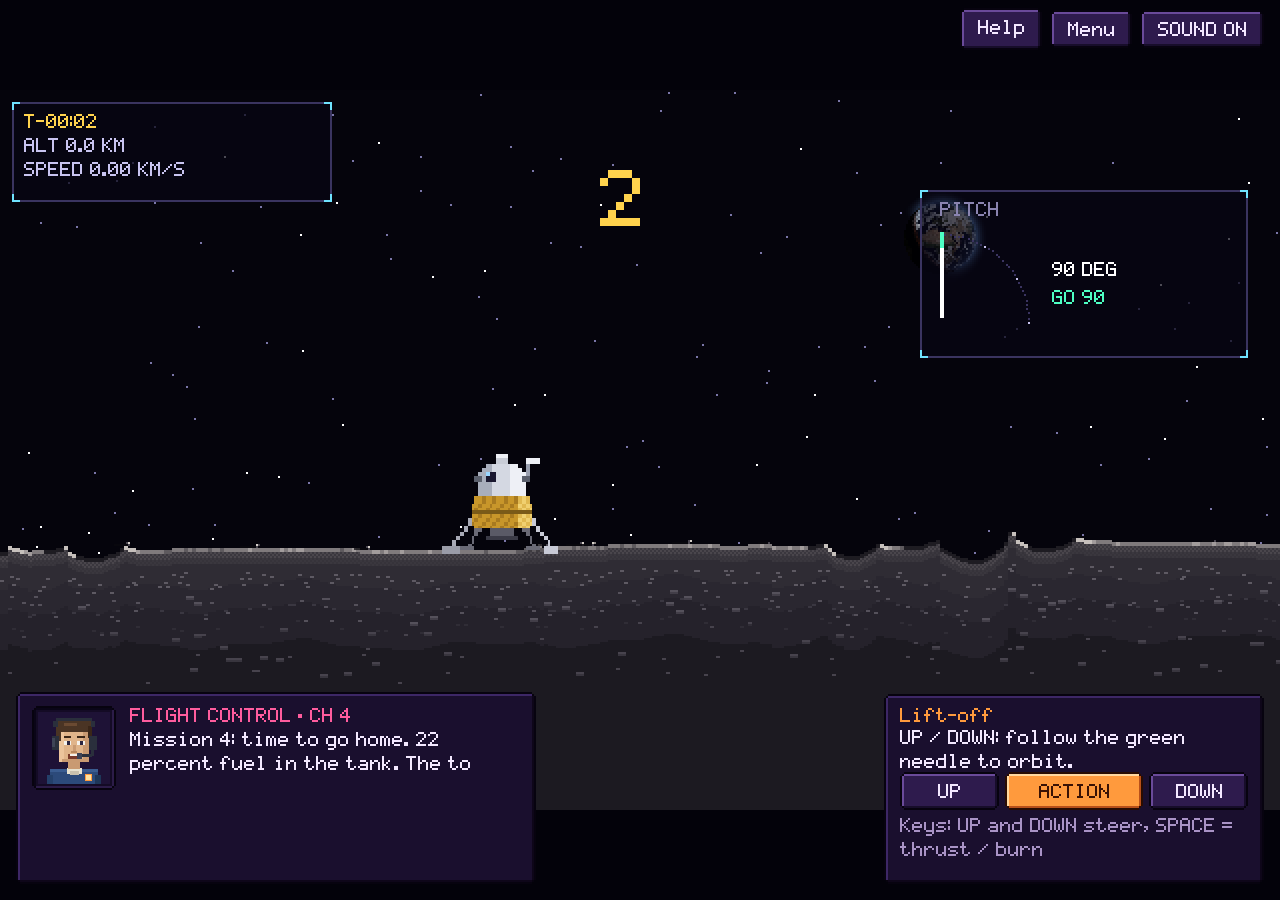
<file: earth.html>
<!doctype html>
<html lang="en">
<head>
  <meta charset="utf-8">
  <meta name="viewport" content="width=device-width, initial-scale=1">
  <title>Mission 4: Back to Earth</title>
  <link rel="stylesheet" href="style.css?v=13">
</head>
<body class="fit-screen flying">
  <main class="game moon">
    <header class="topbar">
      <div>
        <h1 class="px">Mission 4: Back to Earth</h1>
        <p id="level-name" class="px">Lift off, fly home, splash down</p>
      </div>
      <div class="top-btns">
        <a id="help-btn" class="icon-btn px" href="tutorial.html">Help</a>
        <button id="back-btn" class="icon-btn px">Menu</button>
        <button id="mute-btn" class="icon-btn px" aria-label="Toggle sound">SOUND ON</button>
      </div>
    </header>
    <div class="layout">
      <div class="col-main">
        <div class="scene-wrap">
          <canvas id="map" width="640" height="360" aria-label="The trip back to Earth"></canvas>
        </div>
        <section class="radio" aria-live="polite">
          <canvas id="portrait" width="48" height="48" aria-hidden="true"></canvas>
          <div class="radio-body">
            <p class="radio-who px">FLIGHT CONTROL · CH 4</p>
            <p id="radio"></p>
            <canvas id="radio-canvas" width="1" height="1" aria-hidden="true"></canvas>
          </div>
        </section>
      </div>
      <div class="col-side">
        <section id="home-panel" class="flight-panel">
          <h2 id="home-title" class="px">Lift-off</h2>
          <p id="home-text" class="pxw"></p>
          <div class="land-pad home-pad">
            <button id="up-btn" class="px">UP</button>
            <button id="action-btn" class="primary px">ACTION</button>
            <button id="down-btn" class="px">DOWN</button>
          </div>
          <p class="pxw flight-keys home-keys">Keys: UP and DOWN steer, SPACE = thrust / burn</p>
          <div class="landing-end home-end" hidden>
            <p id="trip-summary" class="pxw trip-summary"></p>
            <button id="again-btn" class="primary px">Play Mission 4 again</button>
            <button id="start-btn" class="px">Play the whole trip again</button>
          </div>
        </section>
      </div>
    </div>
    <footer id="credits">Earth: NASA GIBS and EPIC. Moon terrain: NASA LRO LOLA via Moon Trek. Splashdown zone: NASA Orion recovery (Pacific). Art and sound generated in code.</footer>
  </main>

  <script src="src/campaign.js?v=13"></script>
  <script src="src/sfx.js?v=13"></script>
  <script src="src/pixeltext.js?v=13"></script>
  <script src="src/render.js?v=13"></script>
  <script src="src/moon-data.js?v=13"></script>
  <script src="src/moon.js?v=13"></script>
  <script src="data/earth-maps.js?v=13"></script>
  <script src="data/moon-nasa.js?v=13"></script>
  <script src="src/moon-render.js?v=13"></script>
  <script src="src/launch.js?v=13"></script>
  <script src="src/tli.js?v=13"></script>
  <script src="src/tli-render.js?v=13"></script>
  <script src="src/landing.js?v=13"></script>
  <script src="src/landing-render.js?v=13"></script>
  <script src="src/ascent-render.js?v=13"></script>
  <script src="src/dock.js?v=13"></script>
  <script src="src/dock-render.js?v=13"></script>
  <script src="src/reentry.js?v=13"></script>
  <script src="src/reentry-render.js?v=13"></script>
  <script src="src/home-main.js?v=13"></script>
</body>
</html>
</file>
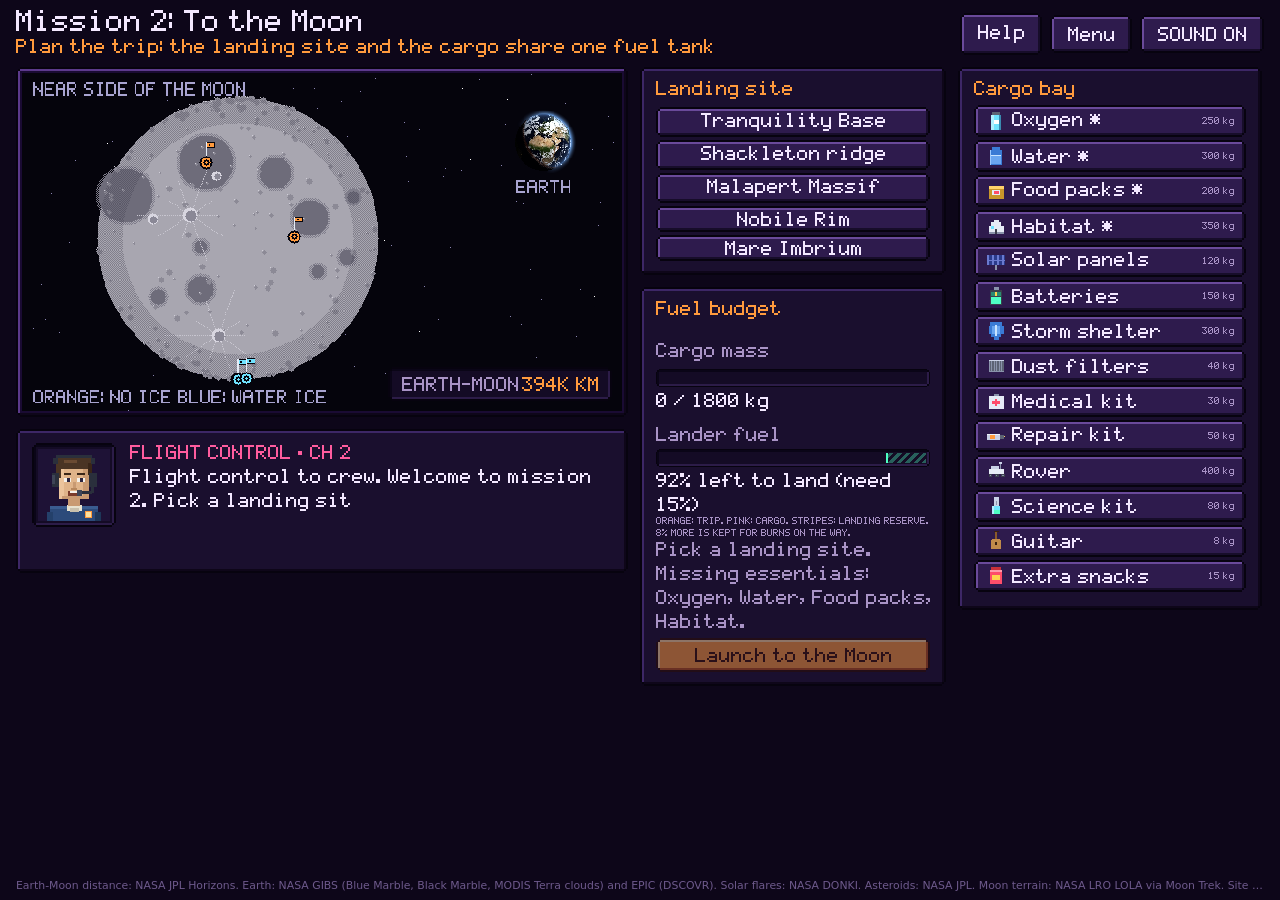
<file: moon.html>
<!doctype html>
<html lang="en">
<head>
  <meta charset="utf-8">
  <meta name="viewport" content="width=device-width, initial-scale=1">
  <title>Mission 2: To the Moon</title>
  <link rel="stylesheet" href="style.css?v=13">
</head>
<body class="fit-screen">
  <main class="game moon">
    <header class="topbar">
      <div>
        <h1 class="px">Mission 2: To the Moon</h1>
        <p id="level-name" class="px">Plan the trip: the landing site and the cargo share one fuel tank</p>
      </div>
      <div class="top-btns">
        <a id="help-btn" class="icon-btn px" href="tutorial.html">Help</a>
        <button id="back-btn" class="icon-btn px">Menu</button>
        <button id="mute-btn" class="icon-btn px" aria-label="Toggle sound">SOUND ON</button>
      </div>
    </header>

    <div class="layout">
      <div class="col-main">
        <div class="scene-wrap">
          <canvas id="map" width="640" height="360" aria-label="Map of the near side of the Moon with landing sites"></canvas>
          <div class="scene-timer"><span class="px">EARTH-MOON</span><strong id="dist" class="timer px">-</strong></div>
        </div>

        <section id="site-card" class="site-card" hidden>
          <img id="site-photo" alt="" hidden>
          <div class="site-info">
            <p id="site-name" class="px"></p>
            <p id="site-region" class="px"></p>
            <ul id="site-stats" class="site-stats"></ul>
            <p id="site-fact" class="pxw"></p>
          </div>
        </section>

        <section class="radio" aria-live="polite">
          <canvas id="portrait" width="48" height="48" aria-hidden="true"></canvas>
          <div class="radio-body">
            <p class="radio-who px">FLIGHT CONTROL · CH 2</p>
            <p id="radio"></p>
            <canvas id="radio-canvas" width="1" height="1" aria-hidden="true"></canvas>
          </div>
        </section>
      </div>

      <div class="col-mid">
        <section class="site-panel">
          <h2 class="px">Landing site</h2>
          <div id="site-list" class="site-list"></div>
        </section>

        <section class="budget">
          <h2 class="px">Fuel budget</h2>
          <div class="stat">
            <span class="stat-label px">Cargo mass</span>
            <div class="bar"><div id="mass-bar" class="fill"></div></div>
            <p id="mass-text" class="px budget-num"></p>
          </div>
          <div class="stat">
            <span class="stat-label px">Lander fuel</span>
            <div class="fuel-stack" id="fuel-stack">
              <div id="fuel-site" class="seg seg-site"></div>
              <div id="fuel-cargo" class="seg seg-cargo"></div>
              <div class="seg-reserve"></div>
            </div>
            <p id="fuel-text" class="pxw budget-num"></p>
            <p class="pxw fuel-legend">ORANGE: TRIP. PINK: CARGO. STRIPES: LANDING RESERVE. 8% MORE IS KEPT FOR BURNS ON THE WAY.</p>
          </div>
          <p id="budget-status" class="pxw"></p>
          <button id="launch-btn" class="primary px" disabled>Launch to the Moon</button>
        </section>
      </div>

      <div class="col-side">
        <section id="flight-panel" class="flight-panel" hidden>
          <h2 class="px">Flight to the Moon</h2>
          <p id="flight-text" class="pxw"></p>
          <div class="flight-btns">
            <button id="burn-btn" class="primary px">Hold to BURN</button>
            <button id="shelter-btn" class="px">SHELTER</button>
            <button id="patch-btn" class="px">PATCH</button>
          </div>
          <p class="pxw flight-keys">Tip: the Space key works too (hold it for the burn).</p>
          <ul id="flight-log" class="flight-log"></ul>
          <div class="flight-end" hidden>
            <button id="land-btn" class="primary px">Begin landing</button>
            <button id="replan-btn" class="px">Plan again</button>
          </div>
        </section>

        <section id="launch-panel" class="flight-panel" hidden>
          <h2 class="px">Launch</h2>
          <p id="launch-text" class="pxw"></p>
          <div class="land-pad launch-pad">
            <button id="up-btn" class="px">UP</button>
            <button id="stage-btn" class="primary px">STAGE</button>
            <button id="down-btn" class="px">DOWN</button>
          </div>
          <p class="pxw flight-keys launch-keys">Keys: UP and DOWN steer, SPACE = stage</p>
          <div class="launch-end" hidden>
            <button id="tli-btn" class="primary px">Next: Earth orbit</button>
            <button id="relaunch-btn" class="px">Launch again</button>
            <button id="replan3-btn" class="px">Plan again</button>
          </div>
        </section>

        <section id="orbit-panel" class="flight-panel" hidden>
          <h2 class="px">Earth orbit</h2>
          <p id="orbit-text" class="pxw"></p>
          <button id="burn-tli-btn" class="primary px go-btn">Hold to BURN</button>
          <p class="pxw flight-keys orbit-keys">Key: hold SPACE to burn</p>
          <div class="orbit-end launch-end" hidden>
            <button id="coast-btn" class="primary px">Coast to the Moon</button>
            <button id="reorbit-btn" class="px">Try the burn again</button>
            <button id="replan4-btn" class="px">Plan again</button>
          </div>
        </section>

        <section id="landing-panel" class="flight-panel" hidden>
          <h2 class="px">Landing</h2>
          <p id="landing-text" class="pxw"></p>
          <div class="land-pad">
            <button id="left-btn" class="px">LEFT</button>
            <button id="thrust-btn" class="primary px">ENGINE</button>
            <button id="right-btn" class="px">RIGHT</button>
          </div>
          <button id="go-btn" class="px go-btn" hidden>GO on the alarm</button>
          <p class="pxw flight-keys land-keys">Keys: UP or SPACE = engine, LEFT and RIGHT = tilt, G = GO</p>
          <div class="landing-end" hidden>
            <button id="mission3-btn" class="primary px">Mission 3: Moonwalk</button>
            <button id="retry-land-btn" class="px">Try the landing again</button>
            <button id="replan2-btn" class="px">Plan again</button>
          </div>
        </section>




        <section class="cargo-section">
          <h2 class="px">Cargo bay</h2>
          <ul id="cargo" class="cargo"></ul>
          <p id="cargo-hint" class="pxw"></p>
        </section>
      </div>
    </div>

    <footer id="credits">Earth-Moon distance: NASA JPL Horizons. Earth: NASA GIBS (Blue Marble, Black Marble, MODIS Terra clouds) and EPIC (DSCOVR). Solar flares: NASA DONKI. Asteroids: NASA JPL. Moon terrain: NASA LRO LOLA via Moon Trek. Site photos: NASA Image and Video Library. Art and sound generated in code.</footer>
  </main>

  <script src="src/campaign.js?v=13"></script>
  <script src="src/sfx.js?v=13"></script>
  <script src="src/pixeltext.js?v=13"></script>
  <script src="src/render.js?v=13"></script>
  <script src="src/moon-data.js?v=13"></script>
  <script src="src/moon.js?v=13"></script>
  <script src="data/earth-maps.js?v=13"></script>
  <script src="data/moon-nasa.js?v=13"></script>
  <script src="src/moon-render.js?v=13"></script>
  <script src="src/launch.js?v=13"></script>
  <script src="src/launch-render.js?v=13"></script>
  <script src="src/tli.js?v=13"></script>
  <script src="src/tli-render.js?v=13"></script>
  <script src="src/landing.js?v=13"></script>
  <script src="src/landing-render.js?v=13"></script>
  <script src="data/horizons-moon.js?v=13"></script>
  <script src="src/moon-main.js?v=13"></script>
</body>
</html>
</file>
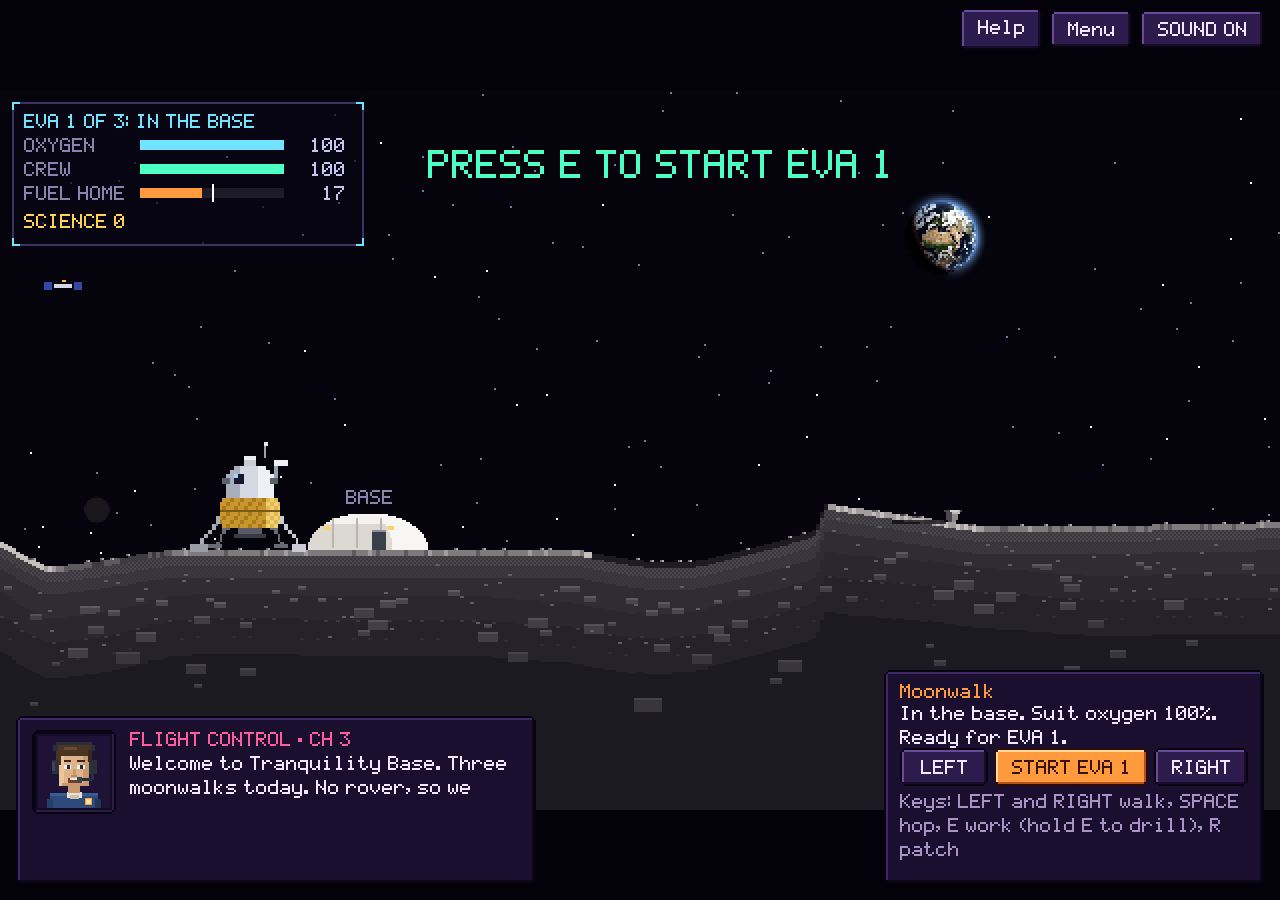
<file: surface.html>
<!doctype html>
<html lang="en">
<head>
  <meta charset="utf-8">
  <meta name="viewport" content="width=device-width, initial-scale=1">
  <title>Mission 3: Moonwalk</title>
  <link rel="stylesheet" href="style.css?v=13">
</head>
<body class="fit-screen flying">
  <main class="game moon">
    <header class="topbar">
      <div>
        <h1 class="px">Mission 3: Moonwalk</h1>
        <p id="level-name" class="px">Three moonwalks at the landing site</p>
      </div>
      <div class="top-btns">
        <a id="help-btn" class="icon-btn px" href="tutorial.html">Help</a>
        <button id="back-btn" class="icon-btn px">Menu</button>
        <button id="mute-btn" class="icon-btn px" aria-label="Toggle sound">SOUND ON</button>
      </div>
    </header>

    <div class="layout">
      <div class="col-main">
        <div class="scene-wrap">
          <canvas id="map" width="640" height="360" aria-label="Moonwalk at the landing site"></canvas>
        </div>
        <section class="radio" aria-live="polite">
          <canvas id="portrait" width="48" height="48" aria-hidden="true"></canvas>
          <div class="radio-body">
            <p class="radio-who px">FLIGHT CONTROL · CH 3</p>
            <p id="radio"></p>
            <canvas id="radio-canvas" width="1" height="1" aria-hidden="true"></canvas>
          </div>
        </section>
      </div>
      <div class="col-side">
        <section id="eva-panel" class="flight-panel">
          <h2 class="px">Moonwalk</h2>
          <p id="eva-text" class="pxw"></p>
          <div class="land-pad">
            <button id="left-btn" class="px">LEFT</button>
            <button id="act-btn" class="primary px">WORK (E)</button>
            <button id="right-btn" class="px">RIGHT</button>
          </div>
          <button id="patch-btn" class="px go-btn" hidden>PATCH LEAK (R)</button>
          <p class="pxw flight-keys eva-keys">Keys: LEFT and RIGHT walk, SPACE hop, E work (hold E to drill), R patch</p>
          <div class="landing-end eva-end" hidden>
            <button id="mission4-btn" class="primary px">Mission 4: back to Earth</button>
            <button id="again-btn" class="px">Play Mission 3 again</button>
            <button id="m2-btn" class="px">Mission 2</button>
          </div>
        </section>
      </div>
    </div>
    <footer id="credits">Moon terrain: NASA LRO LOLA via Moon Trek. Solar flares: NASA DONKI. Earth: NASA GIBS. Art and sound generated in code.</footer>
  </main>

  <script src="src/campaign.js?v=13"></script>
  <script src="src/sfx.js?v=13"></script>
  <script src="src/pixeltext.js?v=13"></script>
  <script src="src/render.js?v=13"></script>
  <script src="src/moon-data.js?v=13"></script>
  <script src="src/moon.js?v=13"></script>
  <script src="data/earth-maps.js?v=13"></script>
  <script src="data/moon-nasa.js?v=13"></script>
  <script src="src/moon-render.js?v=13"></script>
  <script src="src/landing.js?v=13"></script>
  <script src="src/landing-render.js?v=13"></script>
  <script src="src/surface.js?v=13"></script>
  <script src="src/surface-render.js?v=13"></script>
  <script src="src/surface-main.js?v=13"></script>
</body>
</html>
</file>
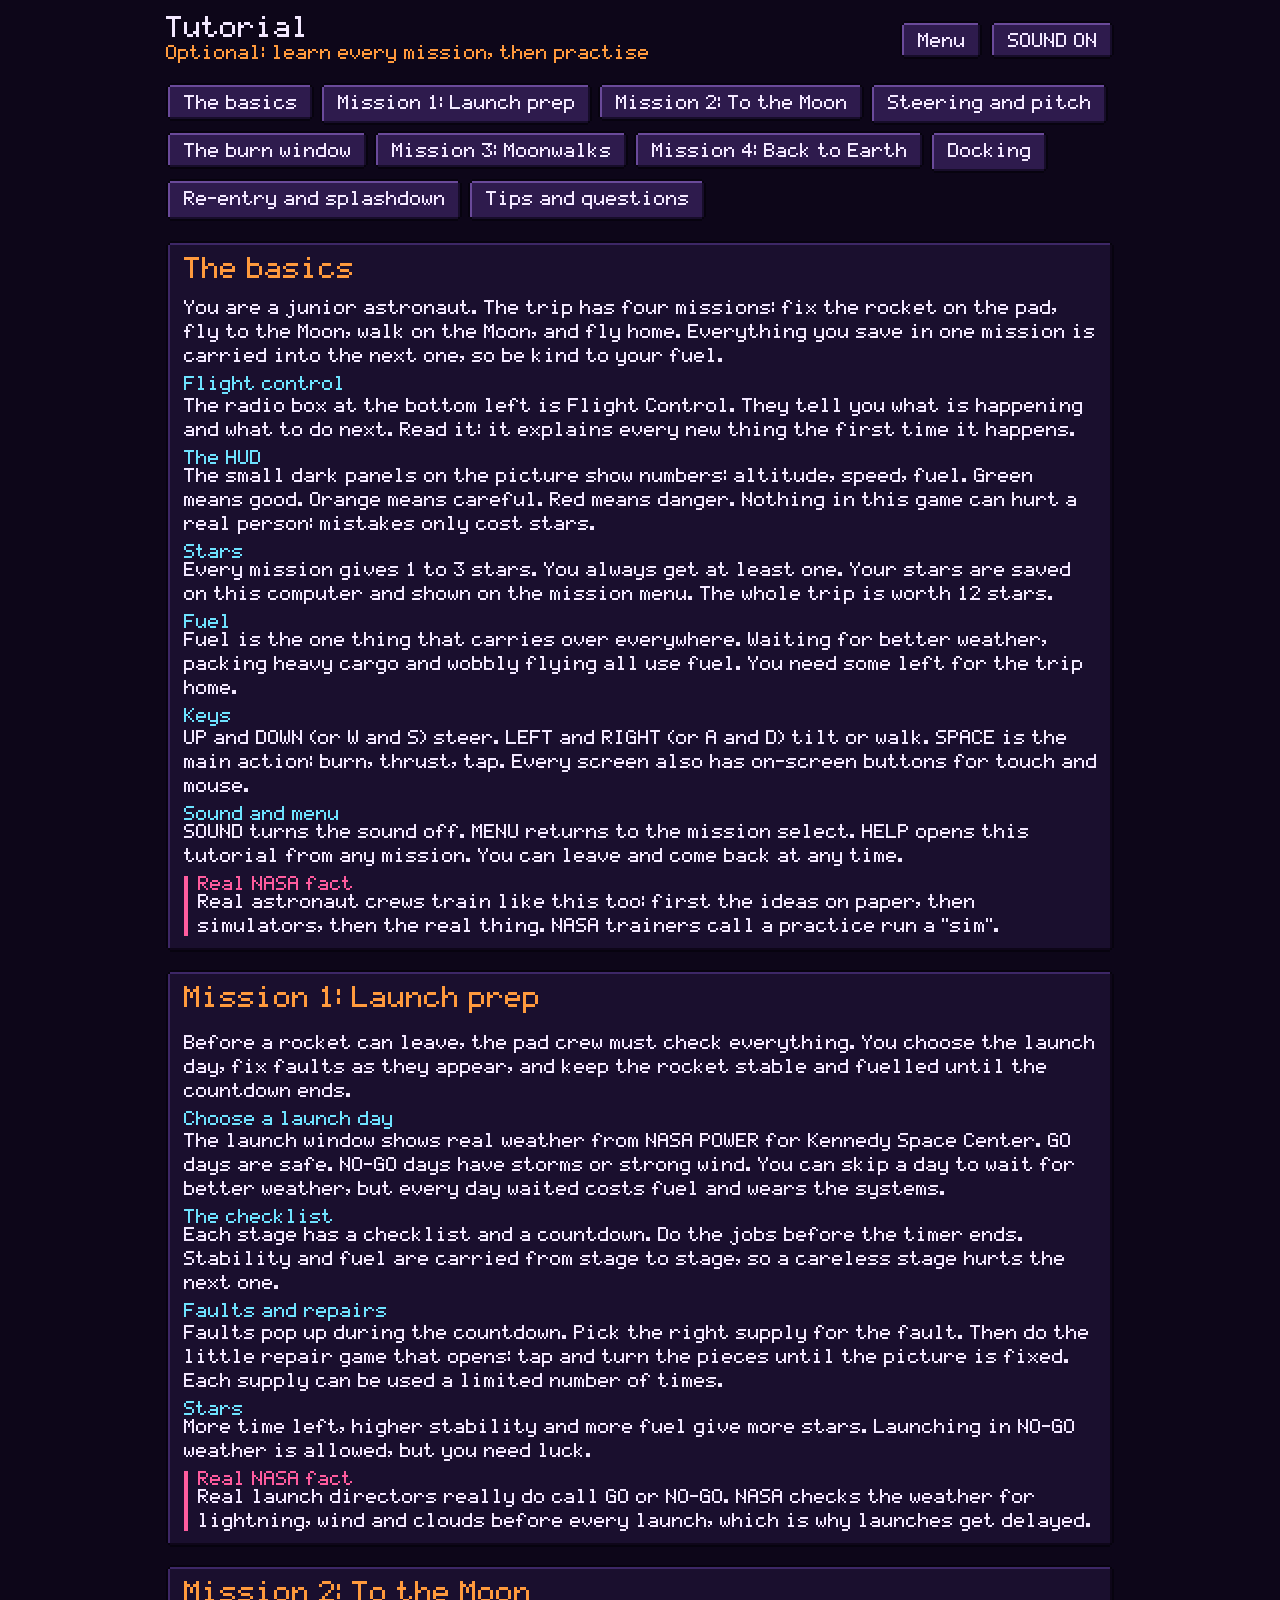
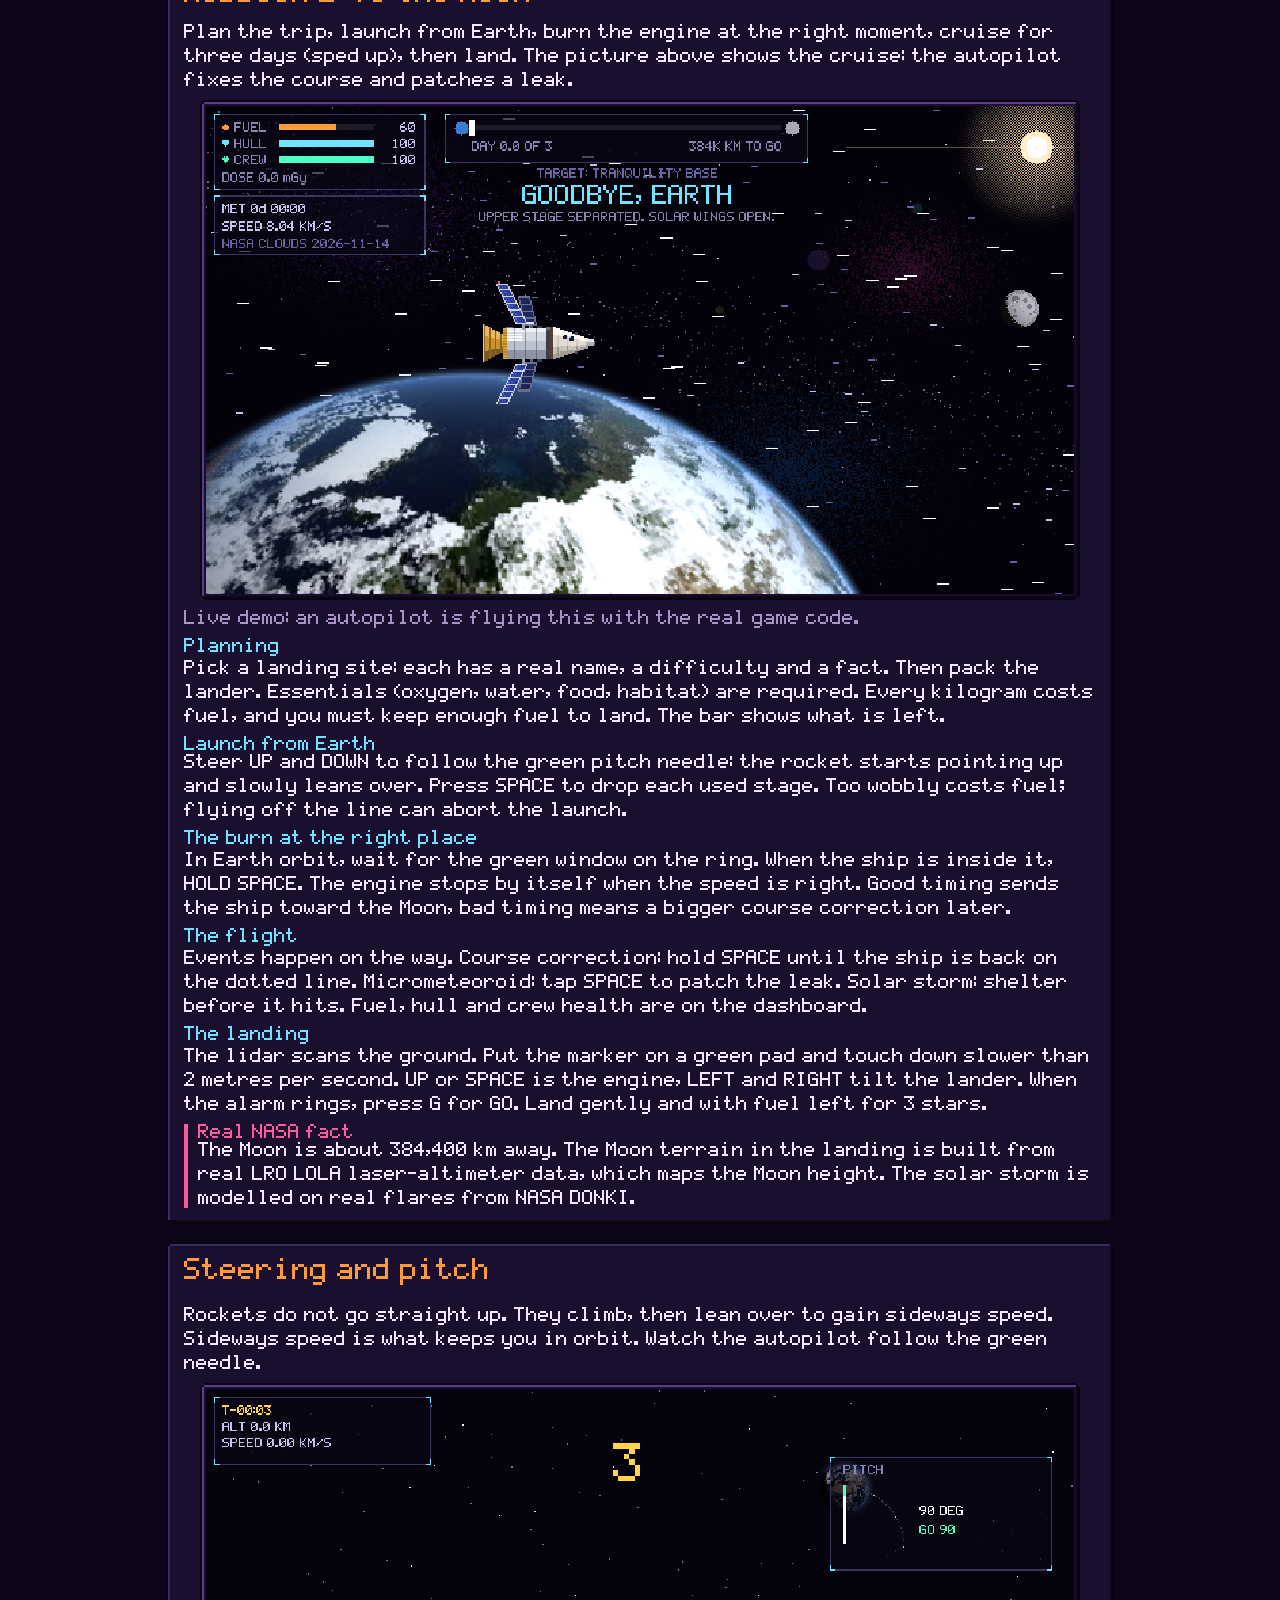
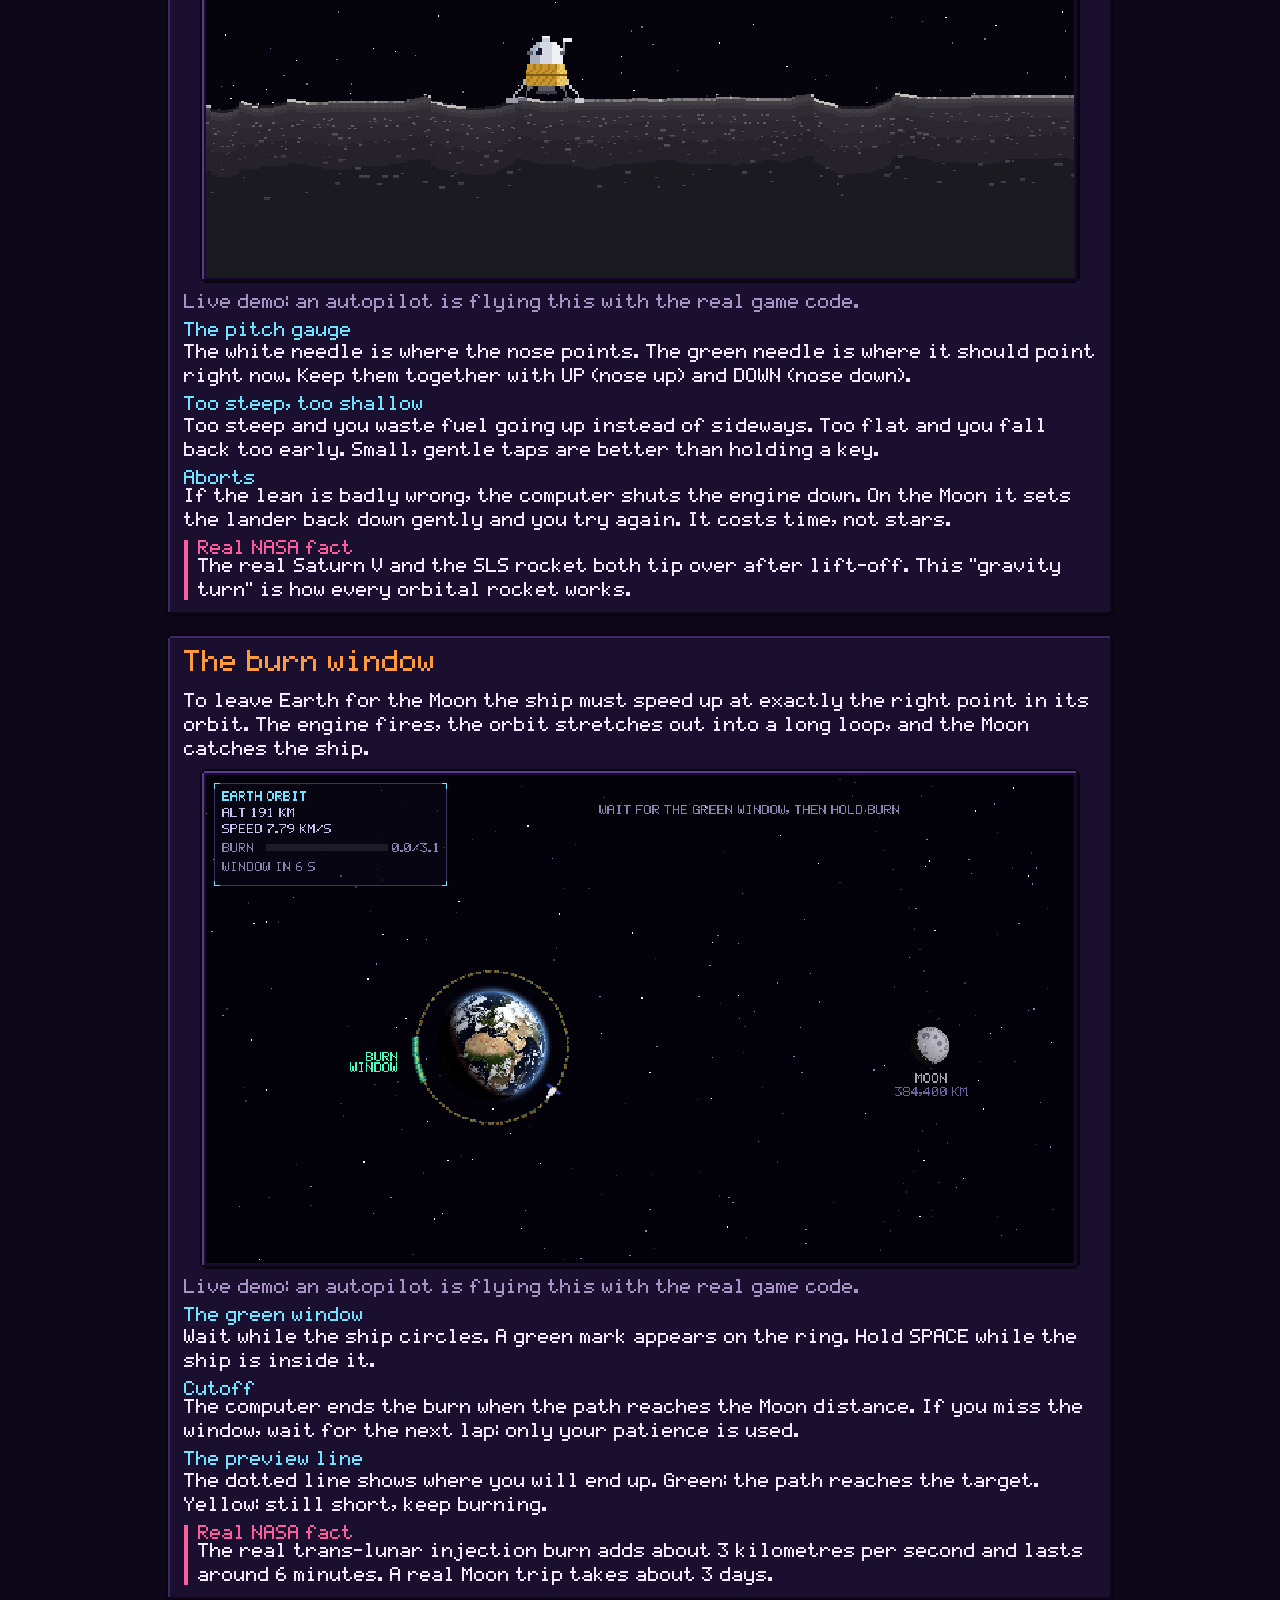
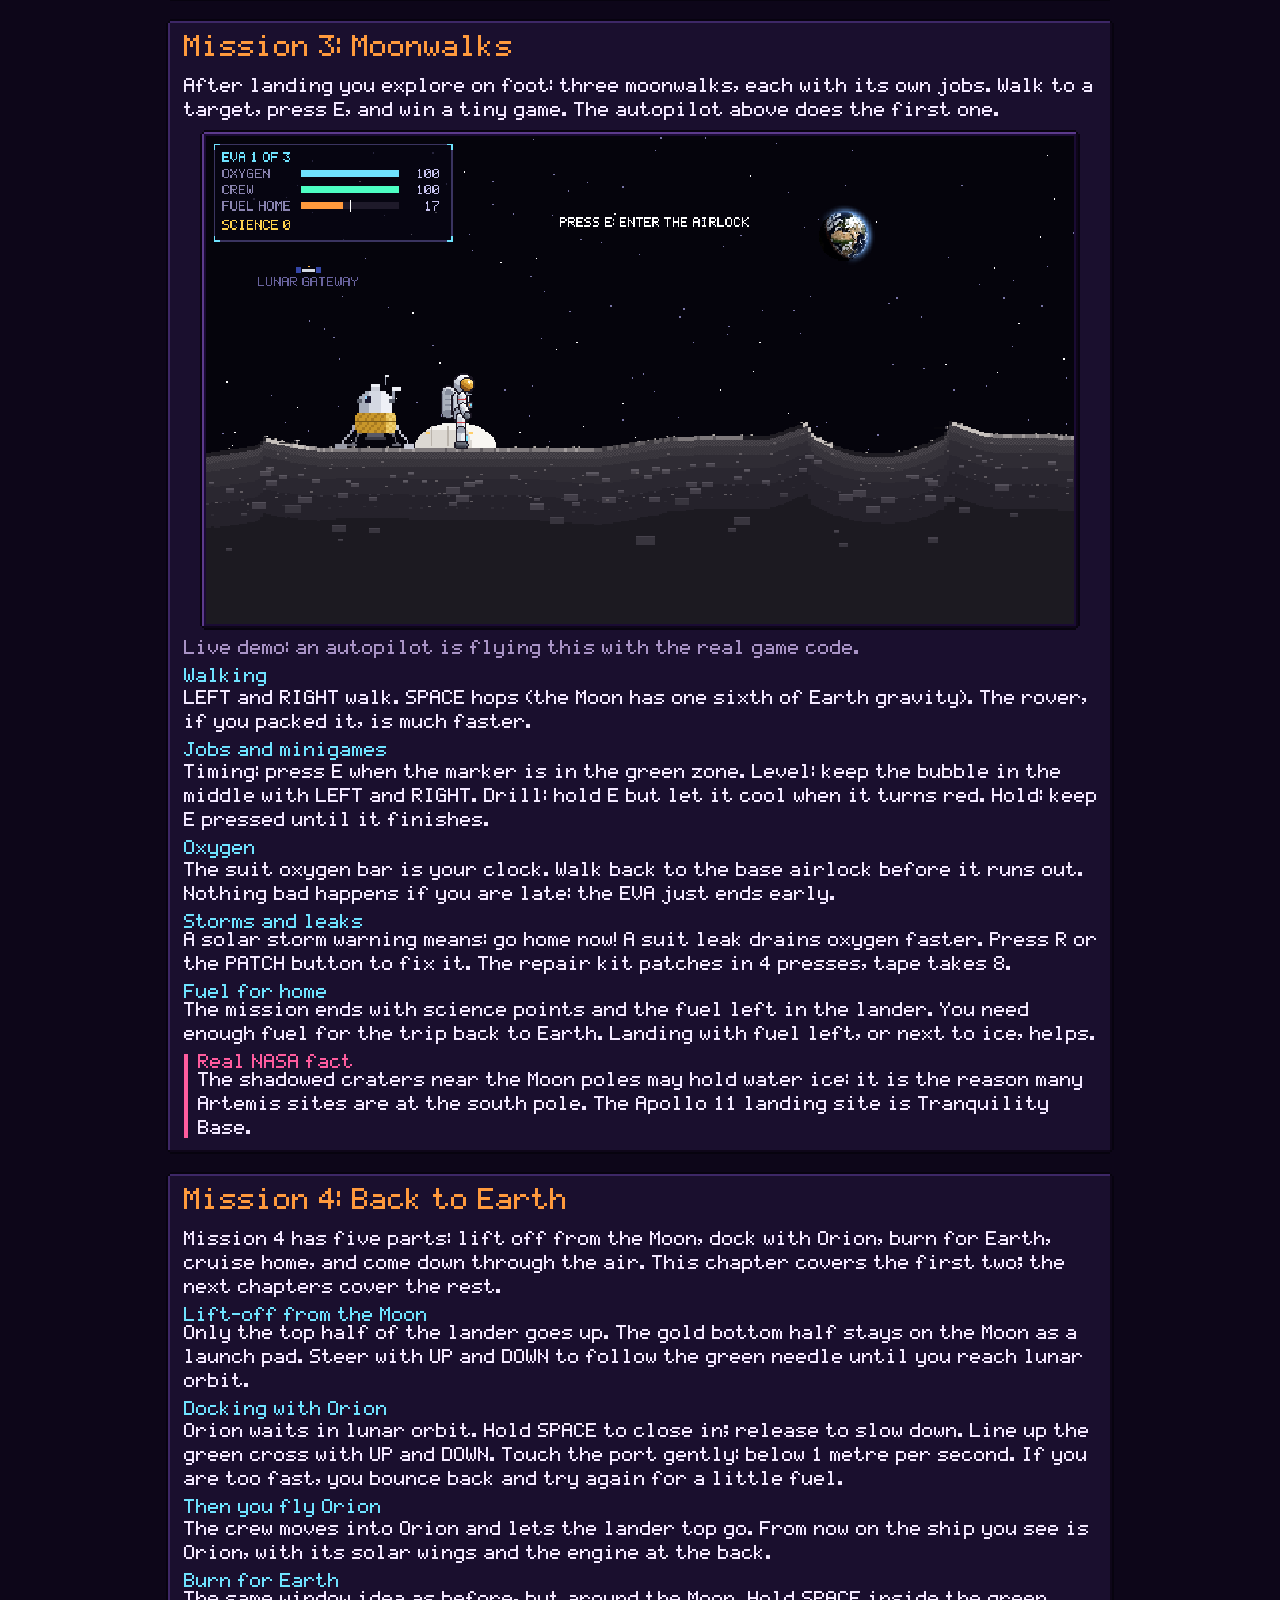
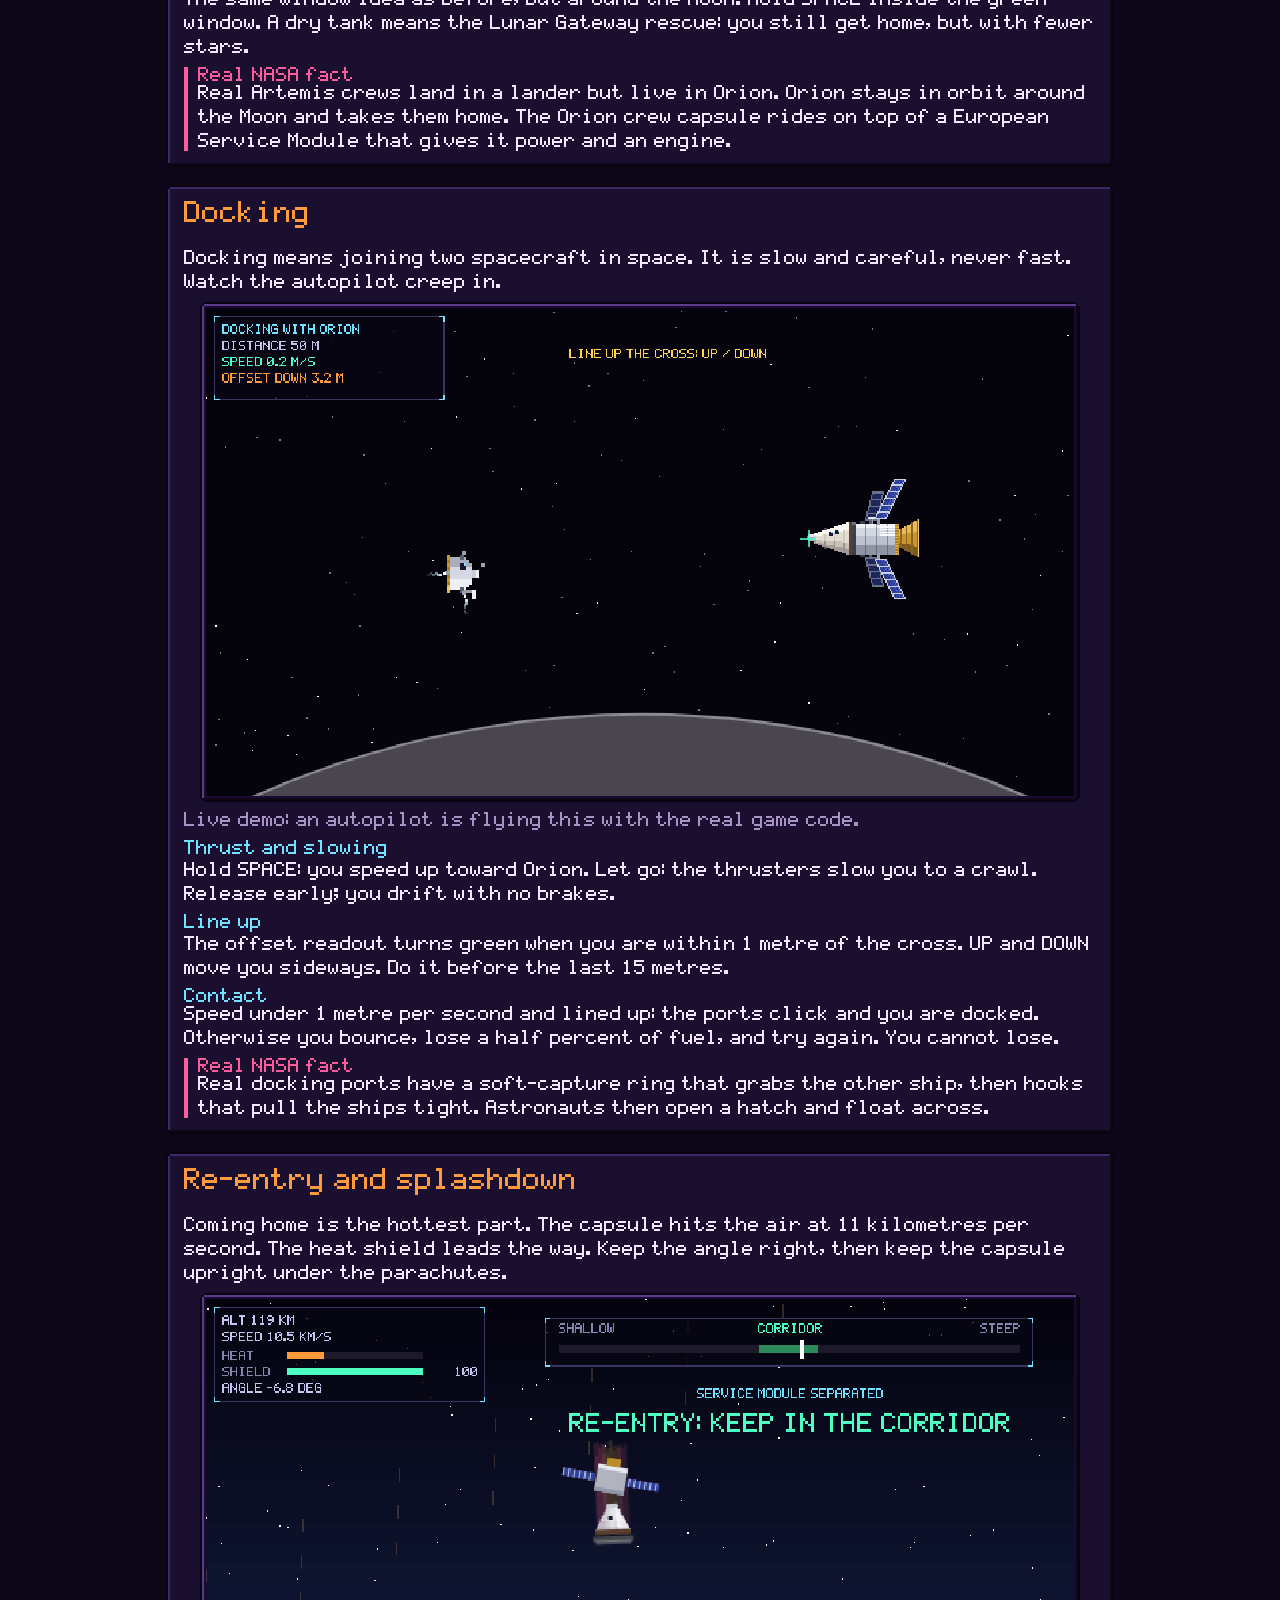
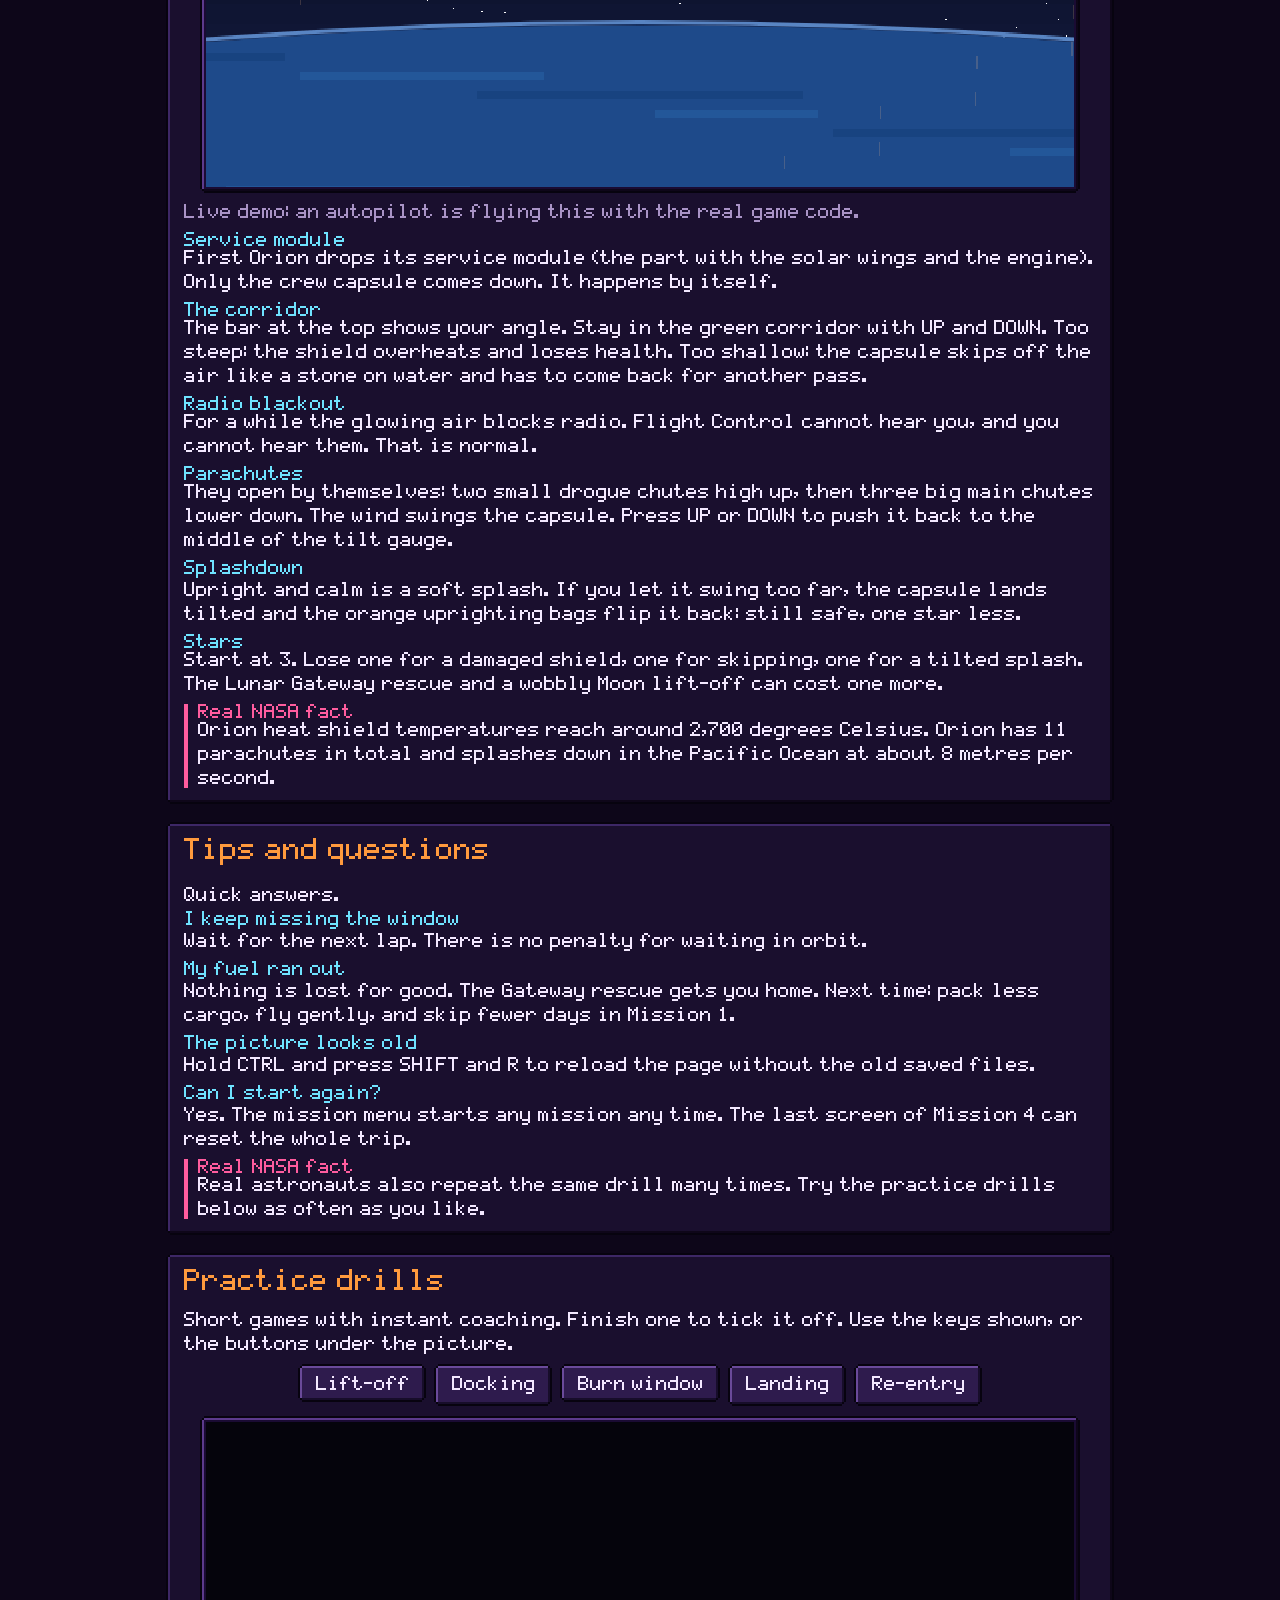
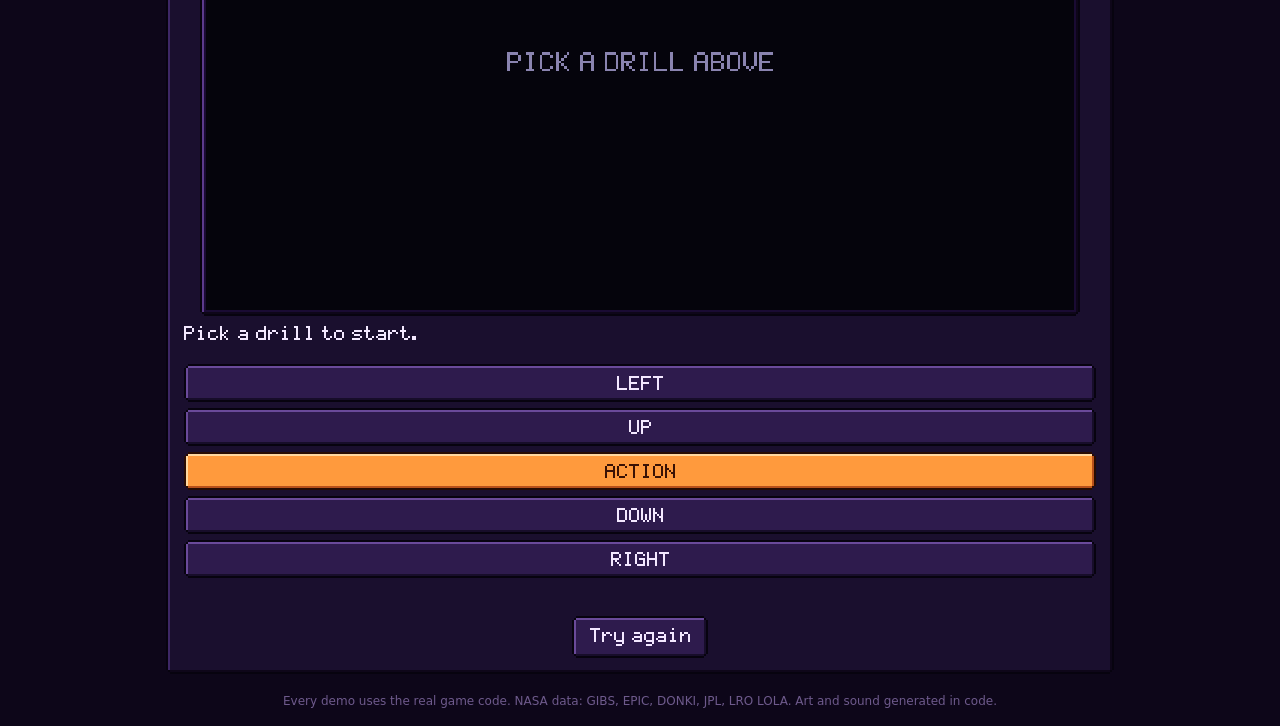
<file: tutorial.html>
<!doctype html>
<html lang="en">
<head>
  <meta charset="utf-8">
  <meta name="viewport" content="width=device-width, initial-scale=1">
  <title>Tutorial: First Mission</title>
  <link rel="stylesheet" href="style.css?v=13">
</head>
<body class="tutorial">
  <main class="game">
    <header class="topbar">
      <div>
        <h1 class="px">Tutorial</h1>
        <p class="px" id="level-name">Optional: learn every mission, then practise</p>
      </div>
      <div class="top-btns">
        <a class="icon-btn px" href="index.html#menu">Menu</a>
        <button id="mute-btn" class="icon-btn px" aria-label="Toggle sound">SOUND ON</button>
      </div>
    </header>
    <nav id="tut-nav" class="tut-nav" aria-label="Chapters"></nav>
    <div id="tut-chapters" class="tut-chapters"></div>
    <section id="drills" class="tut-chapter">
      <h2 class="px">Practice drills</h2>
      <p class="pxw">Short games with instant coaching. Finish one to tick it off. Use the keys shown, or the buttons under the picture.</p>
      <div id="drill-list" class="drill-list"></div>
      <div class="scene-wrap tut-scene"><canvas id="drill-canvas" width="640" height="360" aria-label="Practice drill"></canvas></div>
      <p id="drill-coach" class="pxw drill-coach"></p>
      <div class="land-pad drill-pad">
        <button id="d-left" class="px">LEFT</button>
        <button id="d-up" class="px">UP</button>
        <button id="d-act" class="primary px">ACTION</button>
        <button id="d-down" class="px">DOWN</button>
        <button id="d-right" class="px">RIGHT</button>
      </div>
      <p id="drill-keys" class="pxw flight-keys"></p>
      <button id="drill-again" class="px">Try again</button>
    </section>
    <footer>Every demo uses the real game code. NASA data: GIBS, EPIC, DONKI, JPL, LRO LOLA. Art and sound generated in code.</footer>
  </main>

  <script src="src/campaign.js?v=13"></script>
  <script src="src/sfx.js?v=13"></script>
  <script src="src/pixeltext.js?v=13"></script>
  <script src="src/render.js?v=13"></script>
  <script src="src/moon-data.js?v=13"></script>
  <script src="src/moon.js?v=13"></script>
  <script src="data/earth-maps.js?v=13"></script>
  <script src="data/moon-nasa.js?v=13"></script>
  <script src="src/moon-render.js?v=13"></script>
  <script src="src/launch.js?v=13"></script>
  <script src="src/launch-render.js?v=13"></script>
  <script src="src/tli.js?v=13"></script>
  <script src="src/tli-render.js?v=13"></script>
  <script src="src/landing.js?v=13"></script>
  <script src="src/landing-render.js?v=13"></script>
  <script src="src/ascent-render.js?v=13"></script>
  <script src="src/dock.js?v=13"></script>
  <script src="src/dock-render.js?v=13"></script>
  <script src="src/reentry.js?v=13"></script>
  <script src="src/reentry-render.js?v=13"></script>
  <script src="src/surface.js?v=13"></script>
  <script src="src/surface-render.js?v=13"></script>
  <script src="src/tutorial-content.js?v=13"></script>
  <script src="src/tutorial.js?v=13"></script>
</body>
</html>
</file>
<file: style.css>
:root {
  --f-panel: url("data:image/svg+xml,%3Csvg%20xmlns%3D%22http%3A//www.w3.org/2000/svg%22%20width%3D%2212%22%20height%3D%2212%22%20shape-rendering%3D%22crispEdges%22%3E%3Crect%20x%3D%222%22%20y%3D%222%22%20width%3D%228%22%20height%3D%228%22%20fill%3D%22%231a0f2e%22/%3E%3Crect%20x%3D%222%22%20y%3D%221%22%20width%3D%228%22%20height%3D%221%22%20fill%3D%22%233d2766%22/%3E%3Crect%20x%3D%221%22%20y%3D%222%22%20width%3D%221%22%20height%3D%228%22%20fill%3D%22%233d2766%22/%3E%3Crect%20x%3D%222%22%20y%3D%2210%22%20width%3D%228%22%20height%3D%221%22%20fill%3D%22%230e0619%22/%3E%3Crect%20x%3D%2210%22%20y%3D%222%22%20width%3D%221%22%20height%3D%228%22%20fill%3D%22%230e0619%22/%3E%3Crect%20x%3D%222%22%20y%3D%220%22%20width%3D%228%22%20height%3D%221%22%20fill%3D%22%2307030f%22/%3E%3Crect%20x%3D%222%22%20y%3D%2211%22%20width%3D%228%22%20height%3D%221%22%20fill%3D%22%2307030f%22/%3E%3Crect%20x%3D%220%22%20y%3D%222%22%20width%3D%221%22%20height%3D%228%22%20fill%3D%22%2307030f%22/%3E%3Crect%20x%3D%2211%22%20y%3D%222%22%20width%3D%221%22%20height%3D%228%22%20fill%3D%22%2307030f%22/%3E%3Crect%20x%3D%221%22%20y%3D%221%22%20width%3D%221%22%20height%3D%221%22%20fill%3D%22%2307030f%22/%3E%3Crect%20x%3D%2210%22%20y%3D%221%22%20width%3D%221%22%20height%3D%221%22%20fill%3D%22%2307030f%22/%3E%3Crect%20x%3D%221%22%20y%3D%2210%22%20width%3D%221%22%20height%3D%221%22%20fill%3D%22%2307030f%22/%3E%3Crect%20x%3D%2210%22%20y%3D%2210%22%20width%3D%221%22%20height%3D%221%22%20fill%3D%22%2307030f%22/%3E%3C/svg%3E");
  --f-well: url("data:image/svg+xml,%3Csvg%20xmlns%3D%22http%3A//www.w3.org/2000/svg%22%20width%3D%2212%22%20height%3D%2212%22%20shape-rendering%3D%22crispEdges%22%3E%3Crect%20x%3D%222%22%20y%3D%222%22%20width%3D%228%22%20height%3D%228%22%20fill%3D%22%23140b25%22/%3E%3Crect%20x%3D%222%22%20y%3D%221%22%20width%3D%228%22%20height%3D%221%22%20fill%3D%22%230a0517%22/%3E%3Crect%20x%3D%221%22%20y%3D%222%22%20width%3D%221%22%20height%3D%228%22%20fill%3D%22%230a0517%22/%3E%3Crect%20x%3D%222%22%20y%3D%2210%22%20width%3D%228%22%20height%3D%221%22%20fill%3D%22%232c1c48%22/%3E%3Crect%20x%3D%2210%22%20y%3D%222%22%20width%3D%221%22%20height%3D%228%22%20fill%3D%22%232c1c48%22/%3E%3Crect%20x%3D%222%22%20y%3D%220%22%20width%3D%228%22%20height%3D%221%22%20fill%3D%22%2307030f%22/%3E%3Crect%20x%3D%222%22%20y%3D%2211%22%20width%3D%228%22%20height%3D%221%22%20fill%3D%22%2307030f%22/%3E%3Crect%20x%3D%220%22%20y%3D%222%22%20width%3D%221%22%20height%3D%228%22%20fill%3D%22%2307030f%22/%3E%3Crect%20x%3D%2211%22%20y%3D%222%22%20width%3D%221%22%20height%3D%228%22%20fill%3D%22%2307030f%22/%3E%3Crect%20x%3D%221%22%20y%3D%221%22%20width%3D%221%22%20height%3D%221%22%20fill%3D%22%2307030f%22/%3E%3Crect%20x%3D%2210%22%20y%3D%221%22%20width%3D%221%22%20height%3D%221%22%20fill%3D%22%2307030f%22/%3E%3Crect%20x%3D%221%22%20y%3D%2210%22%20width%3D%221%22%20height%3D%221%22%20fill%3D%22%2307030f%22/%3E%3Crect%20x%3D%2210%22%20y%3D%2210%22%20width%3D%221%22%20height%3D%221%22%20fill%3D%22%2307030f%22/%3E%3C/svg%3E");
  --f-well-ok: url("data:image/svg+xml,%3Csvg%20xmlns%3D%22http%3A//www.w3.org/2000/svg%22%20width%3D%2212%22%20height%3D%2212%22%20shape-rendering%3D%22crispEdges%22%3E%3Crect%20x%3D%222%22%20y%3D%222%22%20width%3D%228%22%20height%3D%228%22%20fill%3D%22%2310201f%22/%3E%3Crect%20x%3D%222%22%20y%3D%221%22%20width%3D%228%22%20height%3D%221%22%20fill%3D%22%230a0517%22/%3E%3Crect%20x%3D%221%22%20y%3D%222%22%20width%3D%221%22%20height%3D%228%22%20fill%3D%22%230a0517%22/%3E%3Crect%20x%3D%222%22%20y%3D%2210%22%20width%3D%228%22%20height%3D%221%22%20fill%3D%22%232a8a70%22/%3E%3Crect%20x%3D%2210%22%20y%3D%222%22%20width%3D%221%22%20height%3D%228%22%20fill%3D%22%232a8a70%22/%3E%3Crect%20x%3D%222%22%20y%3D%220%22%20width%3D%228%22%20height%3D%221%22%20fill%3D%22%2307030f%22/%3E%3Crect%20x%3D%222%22%20y%3D%2211%22%20width%3D%228%22%20height%3D%221%22%20fill%3D%22%2307030f%22/%3E%3Crect%20x%3D%220%22%20y%3D%222%22%20width%3D%221%22%20height%3D%228%22%20fill%3D%22%2307030f%22/%3E%3Crect%20x%3D%2211%22%20y%3D%222%22%20width%3D%221%22%20height%3D%228%22%20fill%3D%22%2307030f%22/%3E%3Crect%20x%3D%221%22%20y%3D%221%22%20width%3D%221%22%20height%3D%221%22%20fill%3D%22%2307030f%22/%3E%3Crect%20x%3D%2210%22%20y%3D%221%22%20width%3D%221%22%20height%3D%221%22%20fill%3D%22%2307030f%22/%3E%3Crect%20x%3D%221%22%20y%3D%2210%22%20width%3D%221%22%20height%3D%221%22%20fill%3D%22%2307030f%22/%3E%3Crect%20x%3D%2210%22%20y%3D%2210%22%20width%3D%221%22%20height%3D%221%22%20fill%3D%22%2307030f%22/%3E%3C/svg%3E");
  --f-well-bad: url("data:image/svg+xml,%3Csvg%20xmlns%3D%22http%3A//www.w3.org/2000/svg%22%20width%3D%2212%22%20height%3D%2212%22%20shape-rendering%3D%22crispEdges%22%3E%3Crect%20x%3D%222%22%20y%3D%222%22%20width%3D%228%22%20height%3D%228%22%20fill%3D%22%232a0c1c%22/%3E%3Crect%20x%3D%222%22%20y%3D%221%22%20width%3D%228%22%20height%3D%221%22%20fill%3D%22%230a0517%22/%3E%3Crect%20x%3D%221%22%20y%3D%222%22%20width%3D%221%22%20height%3D%228%22%20fill%3D%22%230a0517%22/%3E%3Crect%20x%3D%222%22%20y%3D%2210%22%20width%3D%228%22%20height%3D%221%22%20fill%3D%22%23b02a50%22/%3E%3Crect%20x%3D%2210%22%20y%3D%222%22%20width%3D%221%22%20height%3D%228%22%20fill%3D%22%23b02a50%22/%3E%3Crect%20x%3D%222%22%20y%3D%220%22%20width%3D%228%22%20height%3D%221%22%20fill%3D%22%2307030f%22/%3E%3Crect%20x%3D%222%22%20y%3D%2211%22%20width%3D%228%22%20height%3D%221%22%20fill%3D%22%2307030f%22/%3E%3Crect%20x%3D%220%22%20y%3D%222%22%20width%3D%221%22%20height%3D%228%22%20fill%3D%22%2307030f%22/%3E%3Crect%20x%3D%2211%22%20y%3D%222%22%20width%3D%221%22%20height%3D%228%22%20fill%3D%22%2307030f%22/%3E%3Crect%20x%3D%221%22%20y%3D%221%22%20width%3D%221%22%20height%3D%221%22%20fill%3D%22%2307030f%22/%3E%3Crect%20x%3D%2210%22%20y%3D%221%22%20width%3D%221%22%20height%3D%221%22%20fill%3D%22%2307030f%22/%3E%3Crect%20x%3D%221%22%20y%3D%2210%22%20width%3D%221%22%20height%3D%221%22%20fill%3D%22%2307030f%22/%3E%3Crect%20x%3D%2210%22%20y%3D%2210%22%20width%3D%221%22%20height%3D%221%22%20fill%3D%22%2307030f%22/%3E%3C/svg%3E");
  --f-well-scan: url("data:image/svg+xml,%3Csvg%20xmlns%3D%22http%3A//www.w3.org/2000/svg%22%20width%3D%2212%22%20height%3D%2212%22%20shape-rendering%3D%22crispEdges%22%3E%3Crect%20x%3D%222%22%20y%3D%222%22%20width%3D%228%22%20height%3D%228%22%20fill%3D%22%230f1a2c%22/%3E%3Crect%20x%3D%222%22%20y%3D%221%22%20width%3D%228%22%20height%3D%221%22%20fill%3D%22%230a0517%22/%3E%3Crect%20x%3D%221%22%20y%3D%222%22%20width%3D%221%22%20height%3D%228%22%20fill%3D%22%230a0517%22/%3E%3Crect%20x%3D%222%22%20y%3D%2210%22%20width%3D%228%22%20height%3D%221%22%20fill%3D%22%233a8ab0%22/%3E%3Crect%20x%3D%2210%22%20y%3D%222%22%20width%3D%221%22%20height%3D%228%22%20fill%3D%22%233a8ab0%22/%3E%3Crect%20x%3D%222%22%20y%3D%220%22%20width%3D%228%22%20height%3D%221%22%20fill%3D%22%2307030f%22/%3E%3Crect%20x%3D%222%22%20y%3D%2211%22%20width%3D%228%22%20height%3D%221%22%20fill%3D%22%2307030f%22/%3E%3Crect%20x%3D%220%22%20y%3D%222%22%20width%3D%221%22%20height%3D%228%22%20fill%3D%22%2307030f%22/%3E%3Crect%20x%3D%2211%22%20y%3D%222%22%20width%3D%221%22%20height%3D%228%22%20fill%3D%22%2307030f%22/%3E%3Crect%20x%3D%221%22%20y%3D%221%22%20width%3D%221%22%20height%3D%221%22%20fill%3D%22%2307030f%22/%3E%3Crect%20x%3D%2210%22%20y%3D%221%22%20width%3D%221%22%20height%3D%221%22%20fill%3D%22%2307030f%22/%3E%3Crect%20x%3D%221%22%20y%3D%2210%22%20width%3D%221%22%20height%3D%221%22%20fill%3D%22%2307030f%22/%3E%3Crect%20x%3D%2210%22%20y%3D%2210%22%20width%3D%221%22%20height%3D%221%22%20fill%3D%22%2307030f%22/%3E%3C/svg%3E");
  --f-well-warn: url("data:image/svg+xml,%3Csvg%20xmlns%3D%22http%3A//www.w3.org/2000/svg%22%20width%3D%2212%22%20height%3D%2212%22%20shape-rendering%3D%22crispEdges%22%3E%3Crect%20x%3D%222%22%20y%3D%222%22%20width%3D%228%22%20height%3D%228%22%20fill%3D%22%23221a0c%22/%3E%3Crect%20x%3D%222%22%20y%3D%221%22%20width%3D%228%22%20height%3D%221%22%20fill%3D%22%230a0517%22/%3E%3Crect%20x%3D%221%22%20y%3D%222%22%20width%3D%221%22%20height%3D%228%22%20fill%3D%22%230a0517%22/%3E%3Crect%20x%3D%222%22%20y%3D%2210%22%20width%3D%228%22%20height%3D%221%22%20fill%3D%22%23b08a2a%22/%3E%3Crect%20x%3D%2210%22%20y%3D%222%22%20width%3D%221%22%20height%3D%228%22%20fill%3D%22%23b08a2a%22/%3E%3Crect%20x%3D%222%22%20y%3D%220%22%20width%3D%228%22%20height%3D%221%22%20fill%3D%22%2307030f%22/%3E%3Crect%20x%3D%222%22%20y%3D%2211%22%20width%3D%228%22%20height%3D%221%22%20fill%3D%22%2307030f%22/%3E%3Crect%20x%3D%220%22%20y%3D%222%22%20width%3D%221%22%20height%3D%228%22%20fill%3D%22%2307030f%22/%3E%3Crect%20x%3D%2211%22%20y%3D%222%22%20width%3D%221%22%20height%3D%228%22%20fill%3D%22%2307030f%22/%3E%3Crect%20x%3D%221%22%20y%3D%221%22%20width%3D%221%22%20height%3D%221%22%20fill%3D%22%2307030f%22/%3E%3Crect%20x%3D%2210%22%20y%3D%221%22%20width%3D%221%22%20height%3D%221%22%20fill%3D%22%2307030f%22/%3E%3Crect%20x%3D%221%22%20y%3D%2210%22%20width%3D%221%22%20height%3D%221%22%20fill%3D%22%2307030f%22/%3E%3Crect%20x%3D%2210%22%20y%3D%2210%22%20width%3D%221%22%20height%3D%221%22%20fill%3D%22%2307030f%22/%3E%3C/svg%3E");
  --f-btn: url("data:image/svg+xml,%3Csvg%20xmlns%3D%22http%3A//www.w3.org/2000/svg%22%20width%3D%2212%22%20height%3D%2212%22%20shape-rendering%3D%22crispEdges%22%3E%3Crect%20x%3D%222%22%20y%3D%222%22%20width%3D%228%22%20height%3D%228%22%20fill%3D%22%232e1b4d%22/%3E%3Crect%20x%3D%222%22%20y%3D%221%22%20width%3D%228%22%20height%3D%221%22%20fill%3D%22%236a4a9a%22/%3E%3Crect%20x%3D%221%22%20y%3D%222%22%20width%3D%221%22%20height%3D%228%22%20fill%3D%22%236a4a9a%22/%3E%3Crect%20x%3D%222%22%20y%3D%2210%22%20width%3D%228%22%20height%3D%221%22%20fill%3D%22%23170d2a%22/%3E%3Crect%20x%3D%2210%22%20y%3D%222%22%20width%3D%221%22%20height%3D%228%22%20fill%3D%22%23170d2a%22/%3E%3Crect%20x%3D%222%22%20y%3D%220%22%20width%3D%228%22%20height%3D%221%22%20fill%3D%22%2307030f%22/%3E%3Crect%20x%3D%222%22%20y%3D%2211%22%20width%3D%228%22%20height%3D%221%22%20fill%3D%22%2307030f%22/%3E%3Crect%20x%3D%220%22%20y%3D%222%22%20width%3D%221%22%20height%3D%228%22%20fill%3D%22%2307030f%22/%3E%3Crect%20x%3D%2211%22%20y%3D%222%22%20width%3D%221%22%20height%3D%228%22%20fill%3D%22%2307030f%22/%3E%3Crect%20x%3D%221%22%20y%3D%221%22%20width%3D%221%22%20height%3D%221%22%20fill%3D%22%2307030f%22/%3E%3Crect%20x%3D%2210%22%20y%3D%221%22%20width%3D%221%22%20height%3D%221%22%20fill%3D%22%2307030f%22/%3E%3Crect%20x%3D%221%22%20y%3D%2210%22%20width%3D%221%22%20height%3D%221%22%20fill%3D%22%2307030f%22/%3E%3Crect%20x%3D%2210%22%20y%3D%2210%22%20width%3D%221%22%20height%3D%221%22%20fill%3D%22%2307030f%22/%3E%3C/svg%3E");
  --f-btn-hi: url("data:image/svg+xml,%3Csvg%20xmlns%3D%22http%3A//www.w3.org/2000/svg%22%20width%3D%2212%22%20height%3D%2212%22%20shape-rendering%3D%22crispEdges%22%3E%3Crect%20x%3D%222%22%20y%3D%222%22%20width%3D%228%22%20height%3D%228%22%20fill%3D%22%233d2566%22/%3E%3Crect%20x%3D%222%22%20y%3D%221%22%20width%3D%228%22%20height%3D%221%22%20fill%3D%22%239a78cf%22/%3E%3Crect%20x%3D%221%22%20y%3D%222%22%20width%3D%221%22%20height%3D%228%22%20fill%3D%22%239a78cf%22/%3E%3Crect%20x%3D%222%22%20y%3D%2210%22%20width%3D%228%22%20height%3D%221%22%20fill%3D%22%231d1036%22/%3E%3Crect%20x%3D%2210%22%20y%3D%222%22%20width%3D%221%22%20height%3D%228%22%20fill%3D%22%231d1036%22/%3E%3Crect%20x%3D%222%22%20y%3D%220%22%20width%3D%228%22%20height%3D%221%22%20fill%3D%22%2307030f%22/%3E%3Crect%20x%3D%222%22%20y%3D%2211%22%20width%3D%228%22%20height%3D%221%22%20fill%3D%22%2307030f%22/%3E%3Crect%20x%3D%220%22%20y%3D%222%22%20width%3D%221%22%20height%3D%228%22%20fill%3D%22%2307030f%22/%3E%3Crect%20x%3D%2211%22%20y%3D%222%22%20width%3D%221%22%20height%3D%228%22%20fill%3D%22%2307030f%22/%3E%3Crect%20x%3D%221%22%20y%3D%221%22%20width%3D%221%22%20height%3D%221%22%20fill%3D%22%2307030f%22/%3E%3Crect%20x%3D%2210%22%20y%3D%221%22%20width%3D%221%22%20height%3D%221%22%20fill%3D%22%2307030f%22/%3E%3Crect%20x%3D%221%22%20y%3D%2210%22%20width%3D%221%22%20height%3D%221%22%20fill%3D%22%2307030f%22/%3E%3Crect%20x%3D%2210%22%20y%3D%2210%22%20width%3D%221%22%20height%3D%221%22%20fill%3D%22%2307030f%22/%3E%3C/svg%3E");
  --f-btn-down: url("data:image/svg+xml,%3Csvg%20xmlns%3D%22http%3A//www.w3.org/2000/svg%22%20width%3D%2212%22%20height%3D%2212%22%20shape-rendering%3D%22crispEdges%22%3E%3Crect%20x%3D%222%22%20y%3D%222%22%20width%3D%228%22%20height%3D%228%22%20fill%3D%22%2324153d%22/%3E%3Crect%20x%3D%222%22%20y%3D%221%22%20width%3D%228%22%20height%3D%221%22%20fill%3D%22%23170d2a%22/%3E%3Crect%20x%3D%221%22%20y%3D%222%22%20width%3D%221%22%20height%3D%228%22%20fill%3D%22%23170d2a%22/%3E%3Crect%20x%3D%222%22%20y%3D%2210%22%20width%3D%228%22%20height%3D%221%22%20fill%3D%22%234a3270%22/%3E%3Crect%20x%3D%2210%22%20y%3D%222%22%20width%3D%221%22%20height%3D%228%22%20fill%3D%22%234a3270%22/%3E%3Crect%20x%3D%222%22%20y%3D%220%22%20width%3D%228%22%20height%3D%221%22%20fill%3D%22%2307030f%22/%3E%3Crect%20x%3D%222%22%20y%3D%2211%22%20width%3D%228%22%20height%3D%221%22%20fill%3D%22%2307030f%22/%3E%3Crect%20x%3D%220%22%20y%3D%222%22%20width%3D%221%22%20height%3D%228%22%20fill%3D%22%2307030f%22/%3E%3Crect%20x%3D%2211%22%20y%3D%222%22%20width%3D%221%22%20height%3D%228%22%20fill%3D%22%2307030f%22/%3E%3Crect%20x%3D%221%22%20y%3D%221%22%20width%3D%221%22%20height%3D%221%22%20fill%3D%22%2307030f%22/%3E%3Crect%20x%3D%2210%22%20y%3D%221%22%20width%3D%221%22%20height%3D%221%22%20fill%3D%22%2307030f%22/%3E%3Crect%20x%3D%221%22%20y%3D%2210%22%20width%3D%221%22%20height%3D%221%22%20fill%3D%22%2307030f%22/%3E%3Crect%20x%3D%2210%22%20y%3D%2210%22%20width%3D%221%22%20height%3D%221%22%20fill%3D%22%2307030f%22/%3E%3C/svg%3E");
  --f-primary: url("data:image/svg+xml,%3Csvg%20xmlns%3D%22http%3A//www.w3.org/2000/svg%22%20width%3D%2212%22%20height%3D%2212%22%20shape-rendering%3D%22crispEdges%22%3E%3Crect%20x%3D%222%22%20y%3D%222%22%20width%3D%228%22%20height%3D%228%22%20fill%3D%22%23ff9a3d%22/%3E%3Crect%20x%3D%222%22%20y%3D%221%22%20width%3D%228%22%20height%3D%221%22%20fill%3D%22%23ffd8a0%22/%3E%3Crect%20x%3D%221%22%20y%3D%222%22%20width%3D%221%22%20height%3D%228%22%20fill%3D%22%23ffd8a0%22/%3E%3Crect%20x%3D%222%22%20y%3D%2210%22%20width%3D%228%22%20height%3D%221%22%20fill%3D%22%23b8501a%22/%3E%3Crect%20x%3D%2210%22%20y%3D%222%22%20width%3D%221%22%20height%3D%228%22%20fill%3D%22%23b8501a%22/%3E%3Crect%20x%3D%222%22%20y%3D%220%22%20width%3D%228%22%20height%3D%221%22%20fill%3D%22%232a0c02%22/%3E%3Crect%20x%3D%222%22%20y%3D%2211%22%20width%3D%228%22%20height%3D%221%22%20fill%3D%22%232a0c02%22/%3E%3Crect%20x%3D%220%22%20y%3D%222%22%20width%3D%221%22%20height%3D%228%22%20fill%3D%22%232a0c02%22/%3E%3Crect%20x%3D%2211%22%20y%3D%222%22%20width%3D%221%22%20height%3D%228%22%20fill%3D%22%232a0c02%22/%3E%3Crect%20x%3D%221%22%20y%3D%221%22%20width%3D%221%22%20height%3D%221%22%20fill%3D%22%232a0c02%22/%3E%3Crect%20x%3D%2210%22%20y%3D%221%22%20width%3D%221%22%20height%3D%221%22%20fill%3D%22%232a0c02%22/%3E%3Crect%20x%3D%221%22%20y%3D%2210%22%20width%3D%221%22%20height%3D%221%22%20fill%3D%22%232a0c02%22/%3E%3Crect%20x%3D%2210%22%20y%3D%2210%22%20width%3D%221%22%20height%3D%221%22%20fill%3D%22%232a0c02%22/%3E%3C/svg%3E");
  --f-primary-hi: url("data:image/svg+xml,%3Csvg%20xmlns%3D%22http%3A//www.w3.org/2000/svg%22%20width%3D%2212%22%20height%3D%2212%22%20shape-rendering%3D%22crispEdges%22%3E%3Crect%20x%3D%222%22%20y%3D%222%22%20width%3D%228%22%20height%3D%228%22%20fill%3D%22%23ffb066%22/%3E%3Crect%20x%3D%222%22%20y%3D%221%22%20width%3D%228%22%20height%3D%221%22%20fill%3D%22%23ffe8c8%22/%3E%3Crect%20x%3D%221%22%20y%3D%222%22%20width%3D%221%22%20height%3D%228%22%20fill%3D%22%23ffe8c8%22/%3E%3Crect%20x%3D%222%22%20y%3D%2210%22%20width%3D%228%22%20height%3D%221%22%20fill%3D%22%23c86020%22/%3E%3Crect%20x%3D%2210%22%20y%3D%222%22%20width%3D%221%22%20height%3D%228%22%20fill%3D%22%23c86020%22/%3E%3Crect%20x%3D%222%22%20y%3D%220%22%20width%3D%228%22%20height%3D%221%22%20fill%3D%22%232a0c02%22/%3E%3Crect%20x%3D%222%22%20y%3D%2211%22%20width%3D%228%22%20height%3D%221%22%20fill%3D%22%232a0c02%22/%3E%3Crect%20x%3D%220%22%20y%3D%222%22%20width%3D%221%22%20height%3D%228%22%20fill%3D%22%232a0c02%22/%3E%3Crect%20x%3D%2211%22%20y%3D%222%22%20width%3D%221%22%20height%3D%228%22%20fill%3D%22%232a0c02%22/%3E%3Crect%20x%3D%221%22%20y%3D%221%22%20width%3D%221%22%20height%3D%221%22%20fill%3D%22%232a0c02%22/%3E%3Crect%20x%3D%2210%22%20y%3D%221%22%20width%3D%221%22%20height%3D%221%22%20fill%3D%22%232a0c02%22/%3E%3Crect%20x%3D%221%22%20y%3D%2210%22%20width%3D%221%22%20height%3D%221%22%20fill%3D%22%232a0c02%22/%3E%3Crect%20x%3D%2210%22%20y%3D%2210%22%20width%3D%221%22%20height%3D%221%22%20fill%3D%22%232a0c02%22/%3E%3C/svg%3E");
  --f-primary-down: url("data:image/svg+xml,%3Csvg%20xmlns%3D%22http%3A//www.w3.org/2000/svg%22%20width%3D%2212%22%20height%3D%2212%22%20shape-rendering%3D%22crispEdges%22%3E%3Crect%20x%3D%222%22%20y%3D%222%22%20width%3D%228%22%20height%3D%228%22%20fill%3D%22%23f08a30%22/%3E%3Crect%20x%3D%222%22%20y%3D%221%22%20width%3D%228%22%20height%3D%221%22%20fill%3D%22%23b8501a%22/%3E%3Crect%20x%3D%221%22%20y%3D%222%22%20width%3D%221%22%20height%3D%228%22%20fill%3D%22%23b8501a%22/%3E%3Crect%20x%3D%222%22%20y%3D%2210%22%20width%3D%228%22%20height%3D%221%22%20fill%3D%22%23ffd8a0%22/%3E%3Crect%20x%3D%2210%22%20y%3D%222%22%20width%3D%221%22%20height%3D%228%22%20fill%3D%22%23ffd8a0%22/%3E%3Crect%20x%3D%222%22%20y%3D%220%22%20width%3D%228%22%20height%3D%221%22%20fill%3D%22%232a0c02%22/%3E%3Crect%20x%3D%222%22%20y%3D%2211%22%20width%3D%228%22%20height%3D%221%22%20fill%3D%22%232a0c02%22/%3E%3Crect%20x%3D%220%22%20y%3D%222%22%20width%3D%221%22%20height%3D%228%22%20fill%3D%22%232a0c02%22/%3E%3Crect%20x%3D%2211%22%20y%3D%222%22%20width%3D%221%22%20height%3D%228%22%20fill%3D%22%232a0c02%22/%3E%3Crect%20x%3D%221%22%20y%3D%221%22%20width%3D%221%22%20height%3D%221%22%20fill%3D%22%232a0c02%22/%3E%3Crect%20x%3D%2210%22%20y%3D%221%22%20width%3D%221%22%20height%3D%221%22%20fill%3D%22%232a0c02%22/%3E%3Crect%20x%3D%221%22%20y%3D%2210%22%20width%3D%221%22%20height%3D%221%22%20fill%3D%22%232a0c02%22/%3E%3Crect%20x%3D%2210%22%20y%3D%2210%22%20width%3D%221%22%20height%3D%221%22%20fill%3D%22%232a0c02%22/%3E%3C/svg%3E");
  --f-alarm: url("data:image/svg+xml,%3Csvg%20xmlns%3D%22http%3A//www.w3.org/2000/svg%22%20width%3D%2212%22%20height%3D%2212%22%20shape-rendering%3D%22crispEdges%22%3E%3Crect%20x%3D%222%22%20y%3D%222%22%20width%3D%228%22%20height%3D%228%22%20fill%3D%22%232a0c1c%22/%3E%3Crect%20x%3D%222%22%20y%3D%221%22%20width%3D%228%22%20height%3D%221%22%20fill%3D%22%23a0284c%22/%3E%3Crect%20x%3D%221%22%20y%3D%222%22%20width%3D%221%22%20height%3D%228%22%20fill%3D%22%23a0284c%22/%3E%3Crect%20x%3D%222%22%20y%3D%2210%22%20width%3D%228%22%20height%3D%221%22%20fill%3D%22%23140510%22/%3E%3Crect%20x%3D%2210%22%20y%3D%222%22%20width%3D%221%22%20height%3D%228%22%20fill%3D%22%23140510%22/%3E%3Crect%20x%3D%222%22%20y%3D%220%22%20width%3D%228%22%20height%3D%221%22%20fill%3D%22%2307030f%22/%3E%3Crect%20x%3D%222%22%20y%3D%2211%22%20width%3D%228%22%20height%3D%221%22%20fill%3D%22%2307030f%22/%3E%3Crect%20x%3D%220%22%20y%3D%222%22%20width%3D%221%22%20height%3D%228%22%20fill%3D%22%2307030f%22/%3E%3Crect%20x%3D%2211%22%20y%3D%222%22%20width%3D%221%22%20height%3D%228%22%20fill%3D%22%2307030f%22/%3E%3Crect%20x%3D%221%22%20y%3D%221%22%20width%3D%221%22%20height%3D%221%22%20fill%3D%22%2307030f%22/%3E%3Crect%20x%3D%2210%22%20y%3D%221%22%20width%3D%221%22%20height%3D%221%22%20fill%3D%22%2307030f%22/%3E%3Crect%20x%3D%221%22%20y%3D%2210%22%20width%3D%221%22%20height%3D%221%22%20fill%3D%22%2307030f%22/%3E%3Crect%20x%3D%2210%22%20y%3D%2210%22%20width%3D%221%22%20height%3D%221%22%20fill%3D%22%2307030f%22/%3E%3C/svg%3E");
  --f-screen: url("data:image/svg+xml,%3Csvg%20xmlns%3D%22http%3A//www.w3.org/2000/svg%22%20width%3D%2212%22%20height%3D%2212%22%20shape-rendering%3D%22crispEdges%22%3E%3Crect%20x%3D%222%22%20y%3D%222%22%20width%3D%228%22%20height%3D%228%22%20fill%3D%22%231a0b33%22/%3E%3Crect%20x%3D%222%22%20y%3D%221%22%20width%3D%228%22%20height%3D%221%22%20fill%3D%22%235c3a8c%22/%3E%3Crect%20x%3D%221%22%20y%3D%222%22%20width%3D%221%22%20height%3D%228%22%20fill%3D%22%235c3a8c%22/%3E%3Crect%20x%3D%222%22%20y%3D%2210%22%20width%3D%228%22%20height%3D%221%22%20fill%3D%22%230e0619%22/%3E%3Crect%20x%3D%2210%22%20y%3D%222%22%20width%3D%221%22%20height%3D%228%22%20fill%3D%22%230e0619%22/%3E%3Crect%20x%3D%222%22%20y%3D%220%22%20width%3D%228%22%20height%3D%221%22%20fill%3D%22%2307030f%22/%3E%3Crect%20x%3D%222%22%20y%3D%2211%22%20width%3D%228%22%20height%3D%221%22%20fill%3D%22%2307030f%22/%3E%3Crect%20x%3D%220%22%20y%3D%222%22%20width%3D%221%22%20height%3D%228%22%20fill%3D%22%2307030f%22/%3E%3Crect%20x%3D%2211%22%20y%3D%222%22%20width%3D%221%22%20height%3D%228%22%20fill%3D%22%2307030f%22/%3E%3Crect%20x%3D%221%22%20y%3D%221%22%20width%3D%221%22%20height%3D%221%22%20fill%3D%22%2307030f%22/%3E%3Crect%20x%3D%2210%22%20y%3D%221%22%20width%3D%221%22%20height%3D%221%22%20fill%3D%22%2307030f%22/%3E%3Crect%20x%3D%221%22%20y%3D%2210%22%20width%3D%221%22%20height%3D%221%22%20fill%3D%22%2307030f%22/%3E%3Crect%20x%3D%2210%22%20y%3D%2210%22%20width%3D%221%22%20height%3D%221%22%20fill%3D%22%2307030f%22/%3E%3C/svg%3E");
}

/* First Mission: On the Ground.
   Look: a pixel-art game UI. Panels and buttons use 9-slice pixel frames (notched corners, light
   top-left bevel, dark bottom-right) from the --f-* images above. Labels use the hand-made pixel font
   (src/pixeltext.js, class "px"). Long text stays in a plain readable sans-serif.
   Color roles: orange = action, mint = OK, red = fault, cyan = scanning, yellow = re-check. */
:root {
  color-scheme: dark;
  --bg: #0d0619;
  --text: #f3e8ff;
  --muted: #a993c6;
  --dim: #6e5a8c;
  --accent: #ff9a3d;
  --pink: #ff5c9e;
  --bad: #ff4d6a;
  --good: #4dffc3;
  --cyan: #6fe3ff;
  --warn: #ffd34d;
  --px: 2;
  --sans: system-ui, -apple-system, 'Segoe UI', Roboto, Ubuntu, sans-serif;
}

* { box-sizing: border-box; }

body {
  margin: 0;
  background: var(--bg);
  color: var(--text);
  font-family: var(--sans);
  font-size: 15px;
  line-height: 1.5;
}

/* ---------- Pixel text ---------- */
.px {
  font-size: 0 !important; line-height: 0 !important; letter-spacing: 0 !important;
  background-repeat: no-repeat; background-position: center; background-size: var(--pxw) var(--pxh);
  image-rendering: pixelated;
}
/* .pxw: wrapped pixel text for sentences; height follows the drawn lines. */
.pxw { font-size: 0 !important; line-height: 0 !important; display: block; height: var(--pxh, 14px); background-repeat: no-repeat; background-position: left top; background-size: var(--pxw) var(--pxh); image-rendering: pixelated; }
span.px, p.px, h1.px, h2.px, h3.px, a.px, strong.px, em.px { display: inline-block; width: var(--pxw); height: var(--pxh); padding: 0; }
p.px, h1.px, h2.px, h3.px { display: block; }

/* ---------- Frames ---------- */
.frame, section, .log, .scene-wrap, .overlay-box {
  border: 6px solid transparent;
  border-image: var(--f-panel) 3 fill / 6px stretch;
  background: none;
}

/* ---------- Layout ---------- */
.game { max-width: 1240px; margin: 0 auto; padding: 16px; }
.topbar { display: flex; align-items: center; justify-content: space-between; gap: 12px; flex-wrap: wrap; margin-bottom: 14px; }
h1 { --px: 3; color: var(--text); margin: 0; }
#level-name { color: var(--accent); margin: 8px 0 0; }

.layout { display: grid; gap: 12px; }
.col-main, .col-side { display: grid; gap: 12px; align-content: start; min-width: 0; }
@media (min-width: 920px) {
  .layout { grid-template-columns: minmax(0, 1.55fr) minmax(340px, 1fr); }
  .col-main { position: sticky; top: 16px; }
}

section, .log { padding: 10px 12px; }
section[hidden] { display: none; }
h2 { color: var(--accent); margin: 0 0 12px; }

/* ---------- Scene ---------- */
.scene-wrap { position: relative; border-image-source: var(--f-screen); padding: 0; overflow: hidden; container-type: inline-size; }
/* Narrow scene: badge text drops to the small pixel size so it never spills out. */
@container (max-width: 640px) { .scene-wx .px { --px: 1; } }
#scene { display: block; width: 100%; aspect-ratio: 16 / 9; image-rendering: pixelated; }
.scene-timer {
  position: absolute; top: 10px; right: 10px; display: flex; align-items: flex-end; gap: 4px;
  padding: 6px 8px; border: 6px solid transparent; border-image: var(--f-well) 3 fill / 6px stretch;
}
.scene-timer > span { --px: 2; color: var(--muted); }
.timer { --px: 5; color: var(--accent); }
.timer.danger { color: var(--bad); animation: blink 1s steps(1) infinite; }
@media (max-width: 600px) { .timer { --px: 3; } }

.scene-wx {
  position: absolute; bottom: 10px; left: 10px; padding: 5px 7px;
  border: 6px solid transparent; border-image: var(--f-well) 3 fill / 6px stretch; color: var(--muted);
  font-size: 0; line-height: 0;
}
.scene-wx.live { border-image-source: var(--f-well-ok); color: var(--good); }
.scene-wx.offline { border-image-source: var(--f-well-bad); color: var(--bad); }
.scene-wx .px { --px: 2; }
@media (max-width: 700px) { .scene-wx .px { --px: 1; } }

/* ---------- Radio ---------- */
.radio { display: grid; grid-template-columns: 108px 1fr; gap: 14px; align-items: start; min-height: 108px; }
#portrait { width: 72px; height: 72px; image-rendering: pixelated; display: block; border: 6px solid transparent; border-image: var(--f-well) 3 fill / 6px stretch; box-sizing: content-box; width: 96px; height: 96px; }
.radio-who { color: var(--pink); margin: 2px 0 10px; }
/* Radio: the text stays in #radio for screen readers; #radio-canvas shows it in the pixel font. */
#radio { position: absolute; width: 1px; height: 1px; overflow: hidden; clip-path: inset(50%); margin: 0; }
#radio-canvas { display: block; image-rendering: pixelated; }
.radio-body { min-width: 0; }
body.alarm .radio { border-image-source: var(--f-alarm); }
body.alarm .radio-who { color: var(--bad); }

/* ---------- Stats ---------- */
.hud { display: grid; gap: 14px; grid-template-columns: 1fr 1fr; }
.stat { position: relative; }
.stat-label { color: var(--muted); }
.bar { position: relative; height: 18px; margin-top: 8px; border: 4px solid transparent; border-image: var(--f-well) 3 fill / 4px stretch; }
.bar .fill, .bar .ghost { position: absolute; left: 0; top: 0; bottom: 0; width: 100%; }
.bar .fill { background: repeating-linear-gradient(90deg, var(--good) 0 6px, #2a8a70 6px 8px); transition: width 0.15s ease-out; }
/* Damage trail: the ghost waits, then drains, so hits read clearly. */
.bar .ghost { background: var(--pink); transition: width 0.6s ease-out 0.35s; }
.bar.low .fill { background: repeating-linear-gradient(90deg, var(--bad) 0 6px, #8a2040 6px 8px); animation: blink 0.6s steps(1) infinite; }
.delta { --px: 2; position: absolute; right: 0; top: -6px; pointer-events: none; animation: float-up 1.1s ease-out forwards; }
.delta.down { color: var(--bad); }
.delta.up { color: var(--good); }
@keyframes float-up { from { transform: translateY(6px); opacity: 0; } 15% { opacity: 1; transform: none; } to { transform: translateY(-22px); opacity: 0; } }

/* ---------- Buttons ---------- */
button, a.icon-btn {
  font: inherit; color: var(--text); cursor: pointer;
  /* No "fill" here: the pixel-font label is a background image and must not be painted over. */
  border: 6px solid transparent; border-image: var(--f-btn) 3 / 6px stretch;
  background-color: #2e1b4d; background-clip: padding-box; padding: 0 12px;
  min-width: calc(var(--pxw, 0px) + 36px); height: calc(var(--pxh, 14px) + 24px);
}
button:hover:not(:disabled), a.icon-btn:hover { border-image-source: var(--f-btn-hi); background-color: #3d2566; }
button:active:not(:disabled) { border-image-source: var(--f-btn-down); background-color: #24153d; background-position: center calc(50% + 2px); }
button:focus-visible { outline: 2px solid var(--cyan); outline-offset: 2px; }
button:disabled { cursor: default; opacity: 0.45; }
button.primary { color: #3a1205; border-image-source: var(--f-primary); background-color: #ff9a3d; }
button.primary:hover:not(:disabled) { border-image-source: var(--f-primary-hi); background-color: #ffb066; }
button.primary:active:not(:disabled) { border-image-source: var(--f-primary-down); background-color: #f08a30; }
.icon-btn { --px: 2; }

/* ---------- Checklist ---------- */
.checklist { list-style: none; padding: 0; margin: 0 0 12px; display: grid; gap: 4px; }
.checklist li {
  position: relative; overflow: hidden;
  /* Flex + wrap: when the row is too narrow, status and button wrap to a second line instead of being clipped. */
  display: flex; flex-wrap: wrap; align-items: center; gap: 6px 10px;
  padding: 4px 6px 4px 8px; border: 6px solid transparent; border-image: var(--f-well) 3 fill / 6px stretch;
}
.checklist li > * { position: relative; z-index: 1; } /* above the scan beam */
.checklist .lamp { flex: none; width: 10px; height: 10px; background: var(--dim); box-shadow: inset 2px 2px 0 rgba(255, 255, 255, 0.3); }
.checklist .sys { color: var(--text); flex: none; margin-right: auto; }
/* Status + button move together; if the row wraps they drop to a second line, right-aligned. */
.checklist .ctl { display: flex; align-items: center; gap: 10px; margin-left: auto; flex: none; }
.checklist .st { color: var(--muted); }
.checklist button { --px: 2; }
.checklist button[hidden] { display: none; }
.checklist li.lamp-ok { border-image-source: var(--f-well-ok); }
.checklist li.lamp-ok .lamp { background: var(--good); }
.checklist li.lamp-ok .st { color: var(--good); }
.checklist li.lamp-fail { border-image-source: var(--f-well-bad); }
.checklist li.lamp-fail .lamp { background: var(--bad); animation: blink 0.5s steps(1) infinite; }
.checklist li.lamp-fail .st { color: var(--bad); }
.checklist li.lamp-repair .lamp { background: var(--accent); }
.checklist li.lamp-repair .st { color: var(--accent); }
.checklist li.lamp-verify { border-image-source: var(--f-well-warn); }
.checklist li.lamp-verify .lamp { background: var(--warn); }
.checklist li.lamp-verify .st { color: var(--warn); }
.checklist li.scanning { border-image-source: var(--f-well-scan); }
/* Scanning: block progress bar along the bottom of the row, plus a beam that sweeps across it. */
.checklist li.scanning::before {
  content: ''; position: absolute; left: 0; bottom: 0; height: 4px; width: var(--p, 0%);
  background: repeating-linear-gradient(90deg, var(--cyan) 0 6px, transparent 6px 8px);
}
.checklist li.scanning::after {
  content: ''; position: absolute; top: 0; bottom: 4px; left: -40px; width: 40px; pointer-events: none;
  background:
    linear-gradient(90deg, transparent 0 36px, var(--cyan) 36px 38px, rgba(111, 227, 255, 0.4) 38px 40px),
    repeating-linear-gradient(90deg, transparent 0 2px, rgba(111, 227, 255, 0.18) 2px 4px);
  animation: sweep 0.9s steps(18) infinite;
}
@keyframes sweep { to { left: 100%; } }
.checklist li.scanning .lamp { background: var(--cyan); animation: blink 0.3s steps(1) infinite; }
.checklist li.scanning .st { color: var(--cyan); }
.checklist li.go-flash { animation: go-flash 0.6s steps(3); }
@keyframes go-flash { from { background: rgba(77, 255, 195, 0.35); } to { background: transparent; } }
.checklist li.fault-flash { animation: fault-flash 0.6s steps(3); }
@keyframes fault-flash { from { background: rgba(255, 77, 106, 0.45); } to { background: transparent; } }

#launch-btn { width: 100%; --px: 2; }
#launch-btn:disabled { opacity: 0.5; }
#launch-btn:not(:disabled) { animation: ready 0.9s steps(1) infinite; }
@keyframes ready { 50% { border-image-source: var(--f-primary-hi); background-color: #ffc285; } }
#status { margin: 10px 0 0; color: var(--muted); }
#status.alert { color: var(--bad); }

/* ---------- Supplies ---------- */
.supplies { display: grid; grid-template-columns: 1fr; gap: 4px; }
.supply { display: grid; grid-template-columns: 32px 1fr auto; align-items: center; gap: 8px; text-align: left; padding: 4px 8px; height: auto; min-width: 0; }
.supply canvas { width: 32px; height: 32px; image-rendering: pixelated; }
.supply-name { color: var(--text); justify-self: start; }
.supply-count { color: var(--accent); }
/* When a fault is open, usable parts hop to invite a pick. */
body.alarm .supply:not(:disabled) { animation: hop 0.8s steps(2) infinite; }
@keyframes hop { 50% { transform: translateY(-2px); } }
#hint { color: var(--muted); margin: 10px 0 0; }

/* ---------- Log ---------- */
.log summary { cursor: pointer; color: var(--muted); }
.log summary .px { vertical-align: middle; }
.log ol { padding-left: 20px; margin: 10px 0 0; max-height: 180px; overflow-y: auto; color: var(--muted); font-size: 0.85rem; }

footer { color: var(--dim); font-size: 0.75rem; text-align: center; margin-top: 18px; }

/* ---------- Tension cues ---------- */
@keyframes blink { 50% { opacity: 0.35; } }

body.alarm::after {
  content: ''; position: fixed; inset: 0; pointer-events: none; z-index: 5;
  box-shadow: inset 0 0 0 6px rgba(255, 77, 106, 0.9);
  animation: blink 0.5s steps(1) infinite;
}

.shake { animation: shake 0.4s steps(8); }
@keyframes shake {
  12% { transform: translate(-4px, 2px); } 25% { transform: translate(4px, -2px); }
  37% { transform: translate(-6px, 0); } 50% { transform: translate(6px, 2px); }
  62% { transform: translate(-4px, -2px); } 75% { transform: translate(2px, 2px); } 100% { transform: none; }
}

#flash { position: fixed; inset: 0; pointer-events: none; z-index: 60; opacity: 0; }
#flash.red { animation: flash 0.4s ease-out; background: rgba(255, 77, 106, 0.45); }
#flash.white { animation: flash 0.7s ease-out; background: rgba(255, 240, 220, 0.85); }
@keyframes flash { from { opacity: 1; } to { opacity: 0; } }

/* ---------- Overlays ---------- */
.overlay {
  position: fixed; inset: 0; z-index: 40;
  display: flex; align-items: center; justify-content: center;
  padding: max(16px, env(safe-area-inset-top, 0px)) 16px max(16px, env(safe-area-inset-bottom, 0px));
  background: rgba(10, 4, 20, 0.9);
}
.overlay[hidden] { display: none; }
.overlay-box { position: relative; width: min(100%, 1100px); padding: 14px 18px 18px; text-align: center; animation: pop-in 0.18s cubic-bezier(.2, .9, .3, 1.2); }
.overlay-box > .px { margin-left: auto; margin-right: auto; }
@keyframes pop-in { from { transform: scale(0.9); opacity: 0; } to { transform: none; opacity: 1; } }
.overlay.closing { animation: fade-out 0.25s ease-in forwards; }
@keyframes fade-out { to { opacity: 0; } }
.overlay-kicker { color: var(--bad); margin: 0 auto 12px; animation: blink 0.8s steps(1) infinite; }
.overlay-box h2 { --px: 4; color: var(--text); margin: 0 auto 14px; }
@media (max-width: 700px) { .overlay-box h2 { --px: 2; } }

.repair-overlay { background: rgba(26, 4, 14, 0.94); }
.repair-overlay .overlay-box { border-image-source: var(--f-alarm); }
#repair-canvas {
  display: block; margin: 0 auto;
  width: min(100%, calc((100vh - 230px) * 2));
  aspect-ratio: 2 / 1;
  image-rendering: pixelated;
  border: 6px solid transparent; border-image: var(--f-well) 3 fill / 6px stretch;
  cursor: crosshair; touch-action: manipulation;
}
#repair-help { color: var(--text); margin: 14px auto 0; max-width: 760px; background-position: center top; }

#stamp {
  --px: 6; position: absolute; left: 50%; top: 50%;
  box-sizing: content-box; padding: 14px 20px;
  border: 6px solid currentColor; background-color: rgba(13, 6, 25, 0.92);
  transform: translate(-50%, -50%);
  box-shadow: 6px 6px 0 rgba(0, 0, 0, 0.5);
  animation: stamp 0.28s cubic-bezier(.2, 1.4, .4, 1);
}
#stamp { width: var(--pxw); height: var(--pxh); }
#stamp[hidden] { display: none; }
#stamp.good { color: var(--good); }
#stamp.bad { color: var(--bad); }
/* No rotation: tilted pixel text blurs. */
@keyframes stamp { from { transform: translate(-50%, -50%) scale(2); opacity: 0; } to { transform: translate(-50%, -50%); opacity: 1; } }
@media (max-width: 700px) { #stamp { --px: 3; } }

.count-overlay { background: transparent; pointer-events: none; z-index: 55; }
.count-overlay span { --px: 20; color: #fff; filter: drop-shadow(0 6px 0 #b8501a); animation: count 0.7s ease-out; }
@media (max-width: 700px) { .count-overlay span { --px: 10; } }
@keyframes count { from { transform: scale(1.6); opacity: 0; } 30% { opacity: 1; } to { transform: scale(0.95); } }

body.launching .scene-wrap { position: fixed; inset: 0; z-index: 50; border: 0; }
body.launching #scene { width: 100vw; height: 100vh; aspect-ratio: auto; object-fit: cover; }
body.launching .scene-timer, body.launching .scene-wx { display: none; }

.end-box { max-width: 600px; }
.end-box h2 { --px: 3; }
.stars { margin: 0 0 10px; display: flex; justify-content: center; gap: 10px; min-height: 42px; }
.stars span { --px: 6; color: var(--accent); animation: star-in 0.35s cubic-bezier(.2, 1.6, .4, 1) both; }
.stars span.off { color: var(--dim); }
@keyframes star-in { from { transform: scale(0); } to { transform: none; } }
#end-msg { color: var(--muted); margin: 0 0 12px; background-position: center top; }
#end-btn, #end-moon { --px: 2; margin-top: 8px; }
#end-moon[hidden] { display: none; }

/* ---------- Loading screen ---------- */
.boot { z-index: 70; background: var(--bg); }
.boot-box { max-width: 760px; text-align: left; }
.boot-box > .px { margin-left: 0; }
.boot-kicker { color: var(--pink); animation: none; }
.boot-box h2 { --px: 3; }
.boot-sub { color: var(--muted); margin: 0 0 14px; }
.boot-list { list-style: none; padding: 0; margin: 0 0 14px; display: grid; gap: 4px; }
.boot-list li {
  display: grid; grid-template-columns: 10px 1fr auto; gap: 10px; align-items: center;
  padding: 6px 8px; border: 6px solid transparent; border-image: var(--f-well) 3 fill / 6px stretch;
}
.boot-list li[hidden] { display: none; }
.boot-name { color: var(--text); justify-self: start; }
.boot-dot { width: 10px; height: 10px; background: var(--cyan); animation: blink 0.5s steps(1) infinite; }
.boot-st { color: var(--cyan); }
.boot-list li.ok { border-image-source: var(--f-well-ok); }
.boot-list li.ok .boot-dot { background: var(--good); animation: none; }
.boot-list li.ok .boot-st { color: var(--good); }
.boot-list li.off { border-image-source: var(--f-well-bad); }
.boot-list li.off .boot-dot { background: var(--bad); animation: none; }
.boot-list li.off .boot-st { color: var(--bad); }
.boot-bar { height: 14px; margin-bottom: 14px; border: 4px solid transparent; border-image: var(--f-well) 3 fill / 4px stretch; overflow: hidden; }
.boot-bar > div { height: 100%; width: 30%; background: repeating-linear-gradient(90deg, var(--pink) 0 6px, transparent 6px 8px); animation: boot-scan 1.2s steps(12) infinite; }
.boot-bar.done > div { width: 100%; background: repeating-linear-gradient(90deg, var(--good) 0 6px, #2a8a70 6px 8px); animation: none; }
@keyframes boot-scan { from { transform: translateX(-100%); } to { transform: translateX(340%); } }
#boot-start { width: 100%; --px: 2; }
#boot-start:not(:disabled) { animation: ready 0.9s steps(1) infinite; }
#boot-skip { display: block; margin: 10px auto 0; }
#boot-skip[hidden] { display: none; }

@media (max-width: 480px) {
  .hud { grid-template-columns: 1fr; }
  .radio { grid-template-columns: 60px 1fr; }
  #portrait { width: 48px; height: 48px; }
  h1 { --px: 2; }
}

@media (prefers-reduced-motion: reduce) {
  *, *::before, *::after { animation-duration: 0.01ms !important; animation-iteration-count: 1 !important; transition-duration: 0.01ms !important; }
}

/* ---------- Launch window (weather planning) ---------- */
body.planning .col-side > :not(#window-panel) { display: none; }
.window-intro { color: var(--muted); margin: 0 0 12px; }
.days { list-style: none; padding: 0; margin: 0 0 12px; display: grid; grid-template-columns: repeat(7, minmax(0, 1fr)); gap: 4px; }
.days li {
  display: grid; justify-items: center; gap: 4px; padding: 6px 2px;
  border: 4px solid transparent; border-image: var(--f-well) 3 fill / 4px stretch;
}
.days li canvas { width: 32px; height: 32px; image-rendering: pixelated; }
.days .d-date { --px: 2; color: var(--muted); }
.days .d-go { --px: 2; }
.days li.go .d-go { color: var(--good); }
.days li.nogo .d-go { color: var(--bad); }
.days li.past { opacity: 0.35; }
.days li.now { border-image-source: var(--f-well-scan); }
.days li.now .d-date { color: var(--text); }
.day-detail { padding: 8px 10px; margin-bottom: 10px; border: 6px solid transparent; border-image: var(--f-well) 3 fill / 6px stretch; }
#day-title { color: var(--text); margin: 0 0 8px; }
#day-reason { color: var(--muted); margin: 0; }
body.window-nogo #day-title { color: var(--bad); }
body.window-go #day-title { color: var(--good); }
#wait-cost { color: var(--accent); margin: 0 0 12px; }
/* Side by side when there is room, stacked when the labels do not fit. */
.window-btns { display: flex; flex-wrap: wrap; gap: 8px; }
.window-btns button { flex: 1 1 auto; }
body.timelapse .window-btns button { pointer-events: none; opacity: 0.5; }
body.planning .scene-timer > span { display: none; }

/* ---------- Mission 2: trip planning ---------- */
.site-list { display: flex; flex-wrap: wrap; gap: 6px; margin-bottom: 10px; }
.site-list button.on, .cargo-item.on { border-image-source: var(--f-primary); background-color: #ff9a3d; color: #3a1205; }
.site-card { display: grid; grid-template-columns: auto 1fr; gap: 12px; padding: 8px; border: 6px solid transparent; border-image: var(--f-well) 3 fill / 6px stretch; }
.site-card[hidden] { display: none; }
#site-photo { width: 140px; height: 140px; object-fit: cover; image-rendering: pixelated; border: 2px solid var(--edge-hi); }
#site-photo[hidden] { display: none; }
#site-name { color: var(--accent); margin: 0 0 6px; }
#site-region { --px: 1; color: var(--muted); margin: 0 0 10px; }
.site-stats { list-style: none; padding: 0; margin: 0 0 10px; display: grid; gap: 6px; }
.site-stats li { color: var(--text); }
li.px { display: block; width: var(--pxw); height: var(--pxh); }
#site-photo[hidden] + .site-info { grid-column: 1 / -1; }
.site-info { min-width: 0; }
.moon .col-side { min-width: 0; }
#site-fact { color: var(--muted); }
.budget-num { color: var(--text); margin: 6px 0 0; }
.fuel-stack { position: relative; height: 18px; margin-top: 8px; display: flex; border: 4px solid transparent; border-image: var(--f-well) 3 fill / 4px stretch; overflow: hidden; }
.fuel-stack .seg { height: 100%; transition: width 0.2s ease-out; }
.seg-site { background: repeating-linear-gradient(90deg, var(--accent) 0 6px, #b8501a 6px 8px); }
.seg-cargo { background: repeating-linear-gradient(90deg, var(--pink) 0 6px, #a02a60 6px 8px); }
.seg-reserve { position: absolute; right: 0; top: 0; bottom: 0; width: 15%; background: repeating-linear-gradient(-45deg, rgba(77, 255, 195, 0.35) 0 3px, transparent 3px 6px); border-left: 2px solid var(--good); }
.fuel-stack.over .seg-reserve { background: repeating-linear-gradient(-45deg, rgba(255, 77, 106, 0.6) 0 3px, transparent 3px 6px); border-left-color: var(--bad); }
.fuel-legend { --px: 1; color: var(--muted); margin: 6px 0 0; }
#budget-status { color: var(--muted); margin: 12px 0; }
#budget-status.alert { color: var(--bad); }
.cargo { list-style: none; padding: 0; margin: 0 0 10px; display: grid; grid-template-columns: 1fr; gap: 4px; }
.cargo-item { width: 100%; display: grid; grid-template-columns: 32px 1fr auto; gap: 6px; align-items: center; height: auto; min-width: 0; padding: 4px 6px; text-align: left; }
.cargo-item canvas { width: 32px; height: 32px; image-rendering: pixelated; }
.cargo-item .c-name { justify-self: start; }
.cargo-item .c-kg { --px: 1; color: var(--muted); }
.cargo-item.on .c-kg { color: #3a1205; }
#cargo-hint { color: var(--muted); min-height: 3em; }
@media (max-width: 480px) { .site-card { grid-template-columns: 1fr; } }
#map { display: block; width: 100%; aspect-ratio: 16 / 9; image-rendering: pixelated; }
.moon .scene-timer { top: auto; bottom: 10px; }

/* ---------- One-screen layout (desktop) ----------
   The page fills exactly one window: header, then the two columns, then a one-line footer. The scene
   sizes itself to the window height so scene + radio always fit; the side column scrolls only if a
   very short window still cannot hold it. Phones keep the normal scrolling layout. */
.top-btns { display: flex; gap: 8px; align-items: center; }
.topbar .hud { border: 0; border-image: none; padding: 0; box-shadow: none; background: none; flex: 1; max-width: 460px; margin: 0 16px; }
.topbar .log { position: relative; border: 0; border-image: none; padding: 0; box-shadow: none; background: none; }
.topbar .log summary { list-style: none; display: inline-flex; align-items: center; justify-content: center; cursor: pointer;
  border: 6px solid transparent; border-image: var(--f-btn) 3 / 6px stretch; background-color: #2e1b4d; background-clip: padding-box;
  height: calc(var(--pxh, 14px) + 24px); padding: 0 12px; }
.topbar .log summary::-webkit-details-marker { display: none; }
.topbar .log summary .px { --px: 2; }
.topbar .log ol { position: absolute; right: 0; top: calc(100% + 6px); z-index: 30; width: min(380px, 90vw); max-height: 50vh;
  margin: 0; padding: 10px 10px 10px 28px; background: #12081f; border: 6px solid transparent; border-image: var(--f-panel) 3 fill / 6px stretch; }
#hint:empty, #status:empty { display: none; }
.supplies { grid-template-columns: 1fr 1fr; }
.supply { grid-template-columns: 32px minmax(0, 1fr) auto; }
.supply .supply-name { justify-self: stretch; }

@media (min-width: 920px) {
  body.fit-screen .game { height: 100vh; height: 100dvh; display: flex; flex-direction: column; padding: 10px 16px 6px; }
  body.fit-screen .topbar { margin-bottom: 10px; flex: none; flex-wrap: nowrap; }
  body.fit-screen .layout { flex: 1; min-height: 0; grid-template-rows: minmax(0, 1fr); }
  body.fit-screen .col-main { position: static; min-height: 0; }
  body.fit-screen .col-main .scene-wrap { width: min(100%, calc((100dvh - 250px) * 16 / 9)); justify-self: center; }
  body.fit-screen .col-main .radio { min-height: 0; }
  body.fit-screen .col-side { min-height: 0; overflow-y: auto; scrollbar-width: thin; scrollbar-color: #5c3a8c transparent; padding-right: 2px; }
  body.fit-screen #portrait { width: 72px; height: 72px; }
  body.fit-screen .radio { grid-template-columns: 84px 1fr; }
  body.fit-screen section, body.fit-screen .log { padding: 8px 10px; }
  body.fit-screen h2 { margin-bottom: 8px; padding-bottom: 4px; }
  body.fit-screen .checklist { gap: 3px; margin-bottom: 8px; }
  body.fit-screen .checklist li { padding: 2px 6px; border-width: 4px; border-image-width: 4px; }
  body.fit-screen .checklist button { height: calc(var(--pxh, 14px) + 10px); }
  body.fit-screen .supplies { gap: 3px; }
  body.fit-screen .supply { padding: 2px 6px; }
  body.fit-screen #launch-btn { padding: 8px; height: calc(var(--pxh, 14px) + 20px); }
  body.fit-screen #status { margin-top: 6px; }
  body.fit-screen footer { flex: none; margin-top: 4px; font-size: 0.68rem; white-space: nowrap; overflow: hidden; text-overflow: ellipsis; }
}
@media (min-width: 920px) and (max-width: 1200px) { h1 { --px: 2; } }
/* Big screens: let the game grow with the window height (scene width + side column), not a fixed cap. */
@media (min-width: 920px) {
  body.fit-screen .game { max-width: max(1240px, calc((100dvh - 250px) * 16 / 9 + 500px)); }
  body.fit-screen .col-main .scene-wrap { width: min(100%, max(320px, calc((100dvh - 250px) * 16 / 9))); }
}
@media (min-width: 920px) and (min-height: 560px) { body.fit-screen { overflow: hidden; } } /* the layout is sized to fit; no stray scrollbar */

/* Mission 2 flight: the planning panels hide while flying. */
body.flying .budget, body.flying .cargo-section, body.flying .site-panel { display: none; }
.flight-text, #flight-text, #landing-text { color: var(--text); margin: 0 0 12px; min-height: 3em; }
.flight-btns { display: grid; gap: 6px; margin-bottom: 8px; }
.flight-btns button { width: 100%; }
.flight-btns button[hidden] { display: none; }
#burn-btn.holding { border-image-source: var(--f-primary-down); background-color: #f08a30; }
.flight-keys { color: var(--muted); margin: 0 0 10px; }
.flight-log { list-style: none; padding: 0; margin: 0 0 10px; display: grid; gap: 4px; }
.flight-log li { color: var(--muted); }
.flight-log li.ok { color: var(--good); }
.flight-log li.bad { color: var(--bad); }
.flight-end { display: grid; gap: 6px; }
.flight-end[hidden] { display: none; }
body.flying .scene-timer { display: none; } /* the cockpit dashboard has its own trip readout */

/* Mission 2 flight: full-screen chase camera with the controls floating on top. */
body.flying { overflow: hidden; }
body.flying .scene-wrap { position: fixed; inset: 0; z-index: 50; border: 0; background: #03020a; }
body.flying #map { width: 100vw; height: 100vh; aspect-ratio: auto; object-fit: contain; }
body.flying .flight-panel { position: fixed; right: 16px; bottom: 16px; z-index: 60; width: min(380px, calc(100vw - 32px)); }
body.flying .radio { position: fixed; left: 16px; bottom: 16px; z-index: 60; width: min(520px, calc(100vw - 430px)); min-height: 0; }
body.flying .topbar { position: fixed; top: 8px; right: 16px; z-index: 60; margin: 0; padding: 0; border: 0; }
body.flying .topbar > div:first-child { display: none; }
@media (max-width: 760px) { body.flying .radio { display: none; } }
.flight-keys[hidden] { display: none; }
.land-pad { display: grid; grid-template-columns: 1fr 1.4fr 1fr; gap: 6px; margin-bottom: 8px; }
.land-pad button { width: 100%; touch-action: none; }
.land-pad button.holding, #thrust-btn.holding { filter: brightness(1.3); }
.go-btn { width: 100%; margin-bottom: 8px; }
.go-btn[hidden], .landing-end[hidden], .launch-end[hidden], .land-pad[hidden] { display: none; }
.landing-end, .launch-end { display: grid; gap: 6px; }

/* Mission 2 planning: three columns. Left: map, chosen site, radio. Middle: sites and fuel. Right: cargo. */
.col-mid { display: grid; gap: 12px; align-content: start; min-width: 0; }
body.flying #site-card { display: none; }
@media (min-width: 920px) {
  .moon .layout { grid-template-columns: minmax(0, 2fr) minmax(250px, 1fr) minmax(250px, 1fr); }
  body.fit-screen .moon .col-main { grid-template-rows: auto auto auto; align-content: start; }
  body.fit-screen .moon .col-main .scene-wrap { width: min(100%, max(320px, calc((100dvh - 350px) * 16 / 9))); }
  body.fit-screen .moon .col-mid, body.fit-screen .moon .col-side { min-height: 0; overflow-y: auto; scrollbar-width: thin; scrollbar-color: #5c3a8c transparent; }
  body.fit-screen .moon .scene-timer .timer { --px: 2; }
  body.fit-screen .moon .scene-timer { padding: 4px 8px; }
  body.fit-screen .moon .col-main .radio { min-height: 84px; }
  body.fit-screen .moon .site-card { padding: 6px; gap: 10px; }
  body.fit-screen .moon #site-photo { width: 96px; height: 96px; }
  body.fit-screen .moon #site-region, body.fit-screen .moon .site-stats { margin-bottom: 4px; }
  body.fit-screen .moon .site-stats { gap: 3px; }
  body.fit-screen .moon .site-list { display: grid; gap: 3px; margin-bottom: 0; }
  body.fit-screen .moon .site-list button { width: 100%; height: calc(var(--pxh, 14px) + 12px); justify-content: start; text-align: left; padding: 0 10px; }
  body.fit-screen .moon .site-stats { grid-template-columns: auto auto; column-gap: 18px; justify-content: start; }
  body.fit-screen .moon #site-fact { display: none; } /* the radio reads the site fact out; keeps the card short */
  body.fit-screen .moon .cargo-section h2 { margin-bottom: 6px; }
  body.fit-screen .moon .cargo { gap: 3px; margin-bottom: 4px; }
  body.fit-screen .moon .cargo-item { padding: 0 6px; grid-template-columns: 20px minmax(0, 1fr) auto; }
  body.fit-screen .moon .cargo-item canvas { width: 20px; height: 20px; }
  body.fit-screen .moon #cargo-hint { min-height: 0; margin: 0; }
  body.fit-screen .moon #budget-status { margin: 6px 0; }
}

/* Flying and landing stay full screen even with the one-screen planning layout. */
body.fit-screen.flying .moon .col-main .scene-wrap { width: auto; justify-self: stretch; }
body.fit-screen.launching .col-main .scene-wrap { width: auto; justify-self: stretch; } /* full screen beats the one-screen width */
#mission3-btn[hidden], #patch-btn[hidden] { display: none; }

/* ---------- Mission select (centred) and tutorial link ---------- */
.boot-trip { color: var(--muted); text-align: center; margin: 14px 0 8px; }
.mission-select { display: grid; grid-template-columns: repeat(auto-fit, minmax(150px, 170px)); gap: 10px; justify-content: center; margin: 0 auto 10px; }
.mission-card { text-decoration: none; display: grid; gap: 4px; justify-items: center; text-align: center; padding: 10px 8px; cursor: pointer; color: var(--text); background: rgba(20, 14, 40, 0.8); border: 3px solid var(--dim); font: inherit; }
.mission-card:hover, .mission-card:focus-visible { border-color: var(--cyan); transform: translateY(-2px); }
.mission-card .card-n { color: var(--pink); }
.mission-card .card-t { --px: 2; color: var(--text); }
.mission-card .card-b { color: var(--muted); width: 100%; background-position: center top; }
.mission-card .card-stars { color: var(--accent); }
.boot-box .boot-tut { display: block; width: fit-content; margin: 8px auto 0; text-decoration: none; }
.boot-box .boot-trip { margin-left: auto; }
a.icon-btn { text-decoration: none; display: inline-flex; align-items: center; justify-content: center; }
.landing-end, .launch-end { justify-items: center; }
.landing-end .primary { --px: 2; }
.trip-summary { text-align: center; color: var(--text); margin: 6px 0; }

/* ---------- Tutorial ---------- */
body.tutorial .game { max-width: 980px; margin: 0 auto; padding-inline: 16px; }
.tut-nav { display: flex; flex-wrap: wrap; gap: 6px; margin: 4px 0 14px; position: sticky; top: 0; z-index: 5; padding: 6px 0; background: var(--bg); }
.tut-chapter { margin-bottom: 18px; display: grid; gap: 10px; }
.tut-chapter > h2 { --px: 3; color: var(--accent); }
.tut-scene { width: min(100%, 880px); justify-self: center; }
.tut-scene canvas, #drill-canvas { display: block; width: 100%; height: auto; image-rendering: pixelated; }
.tut-demo-note { color: var(--muted); text-align: center; }
.tut-block h3, .tut-fact h3 { --px: 2; color: var(--cyan); margin: 0 0 4px; }
.tut-fact { border-left: 4px solid var(--pink); padding-left: 10px; }
.tut-fact h3 { color: var(--pink); }
.drill-list { display: flex; flex-wrap: wrap; gap: 8px; justify-content: center; }
.drill-coach { text-align: center; min-height: 28px; --px: 2; color: var(--text); }
.drill-pad { display: flex; flex-wrap: wrap; gap: 6px; justify-content: center; }
#drill-again { justify-self: center; }
</file>
